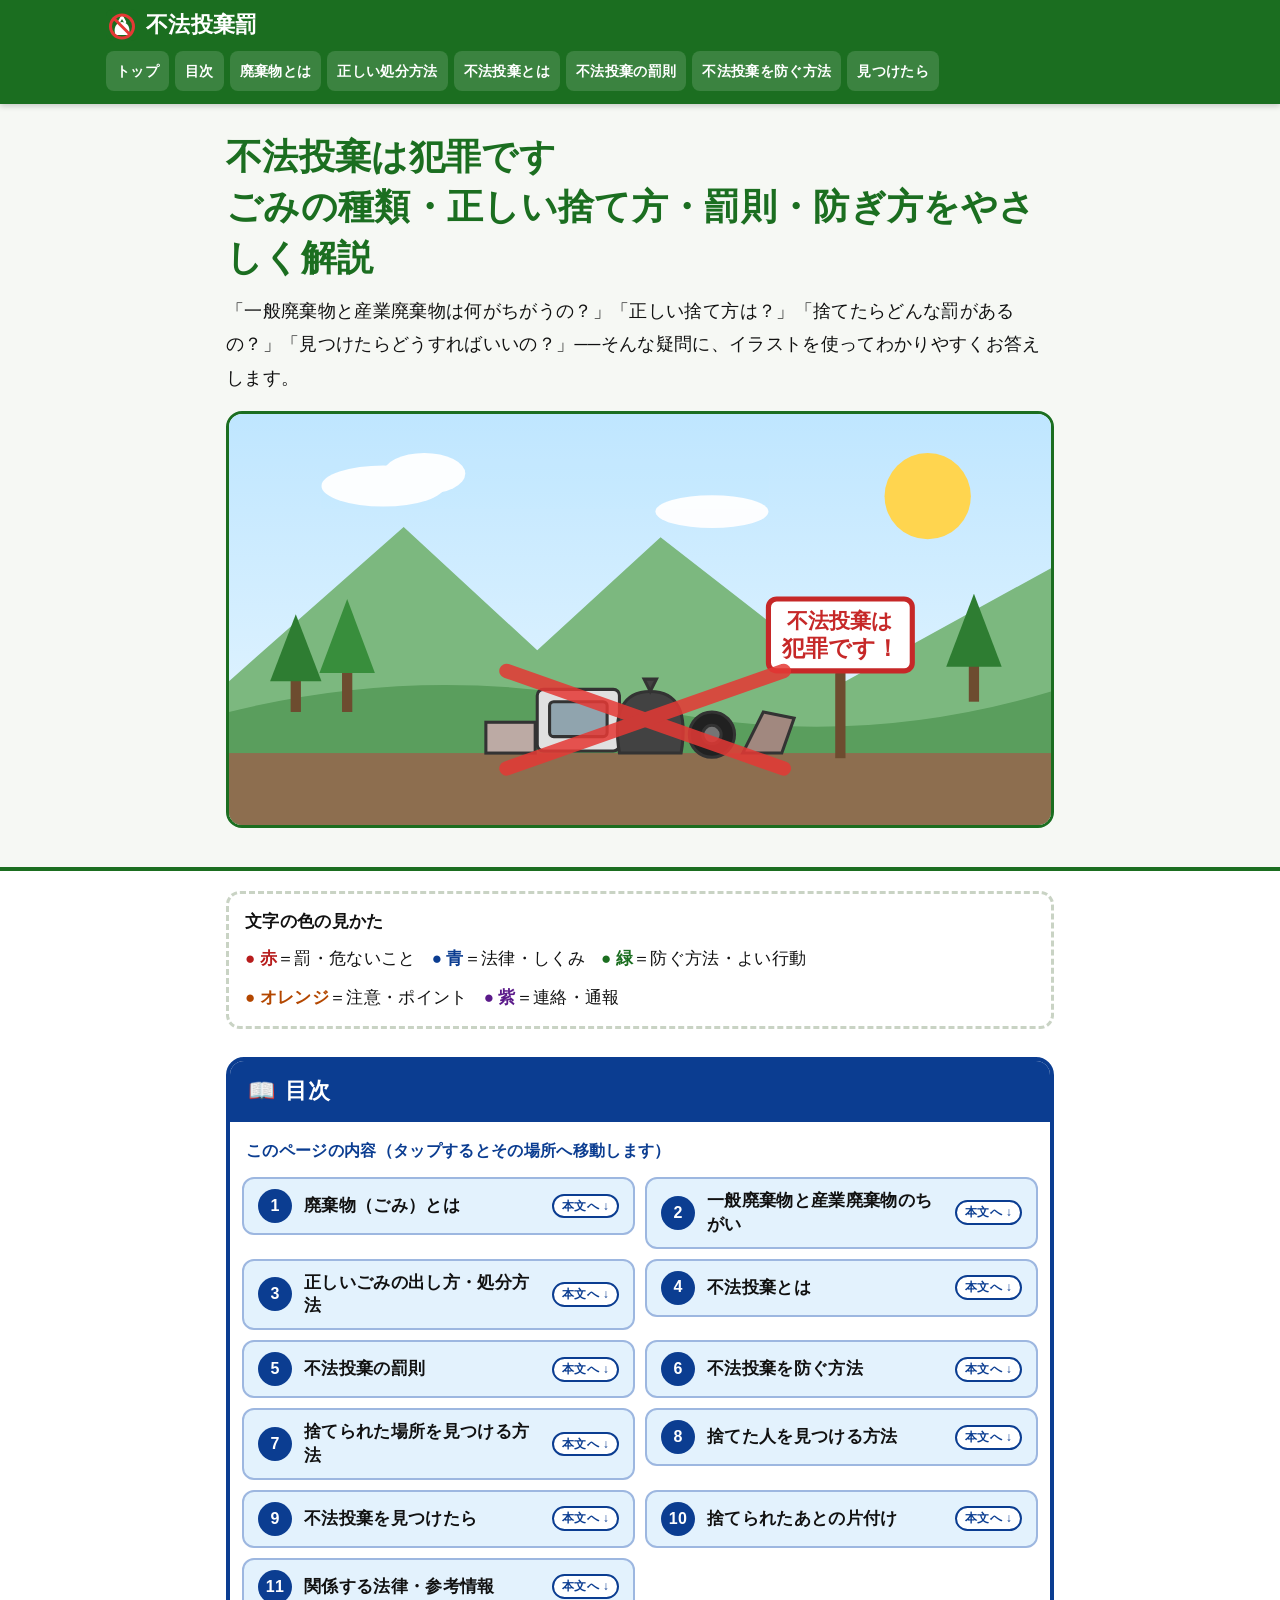
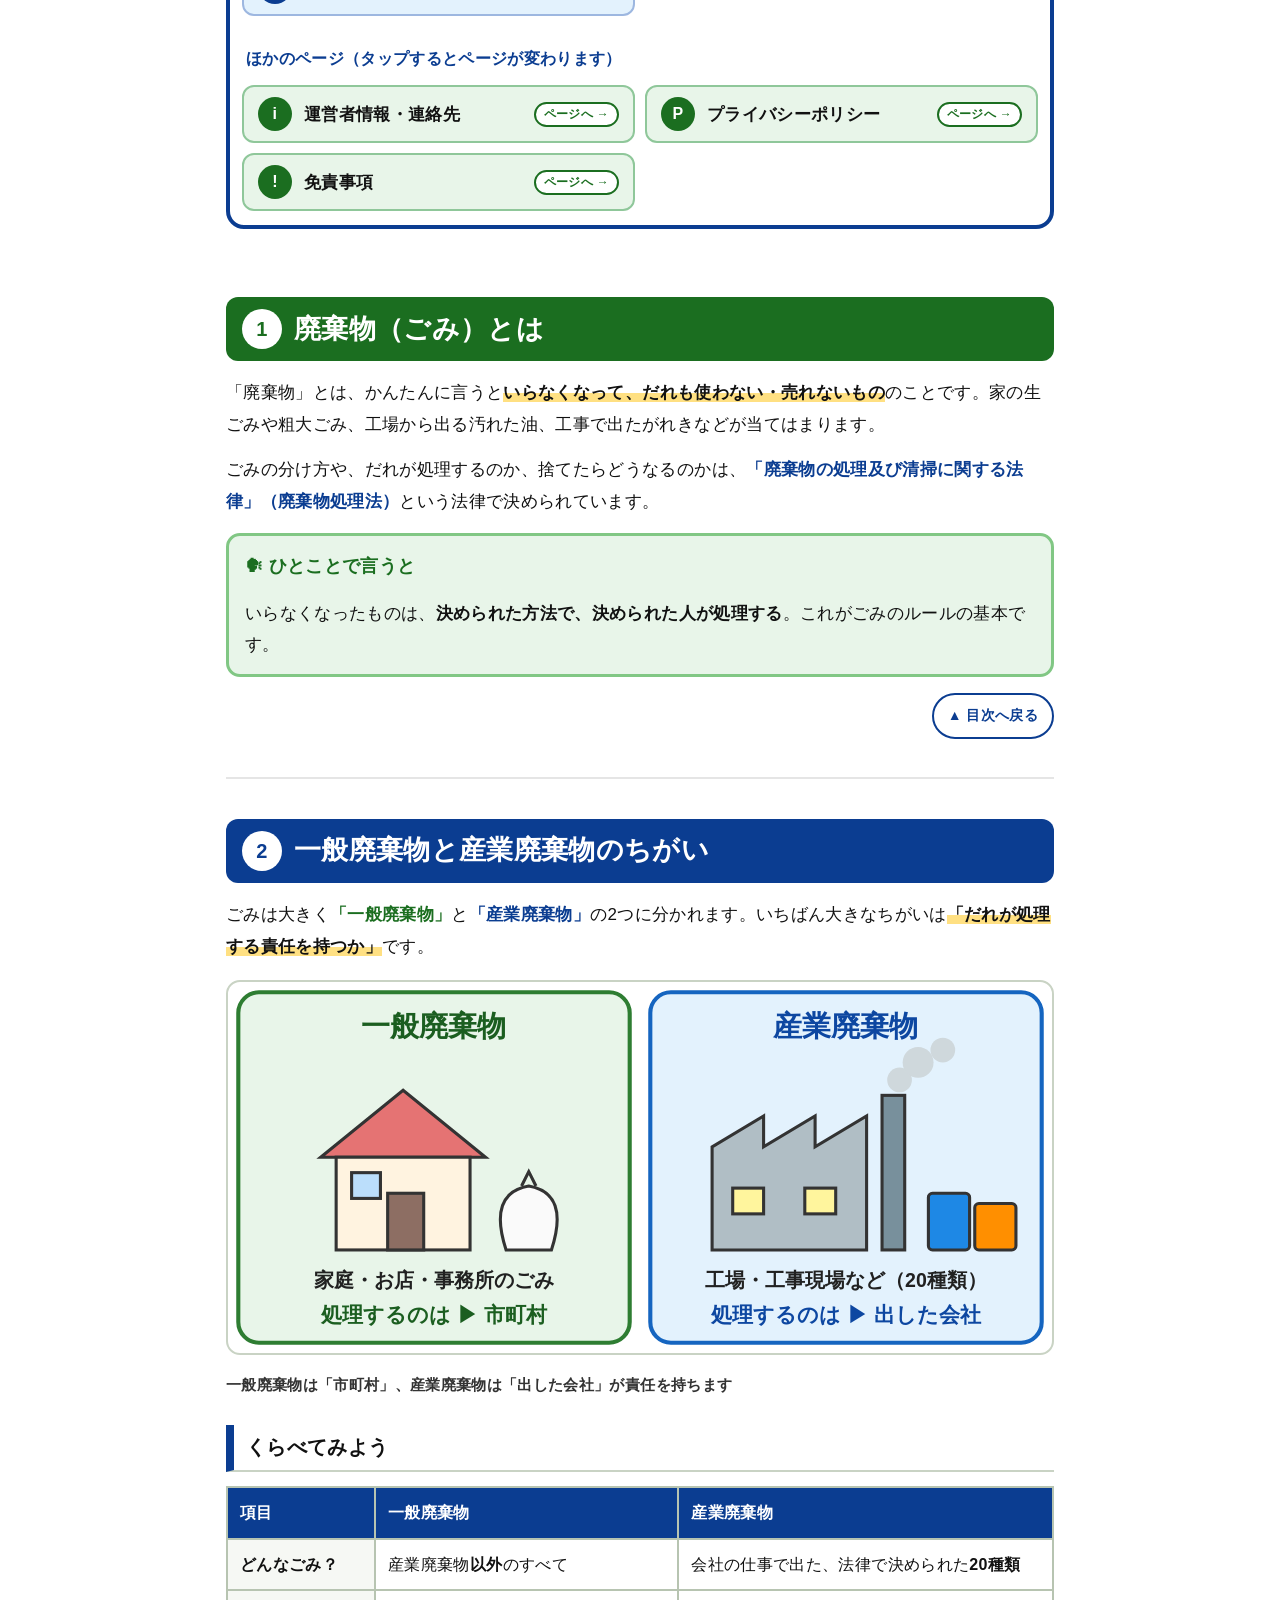
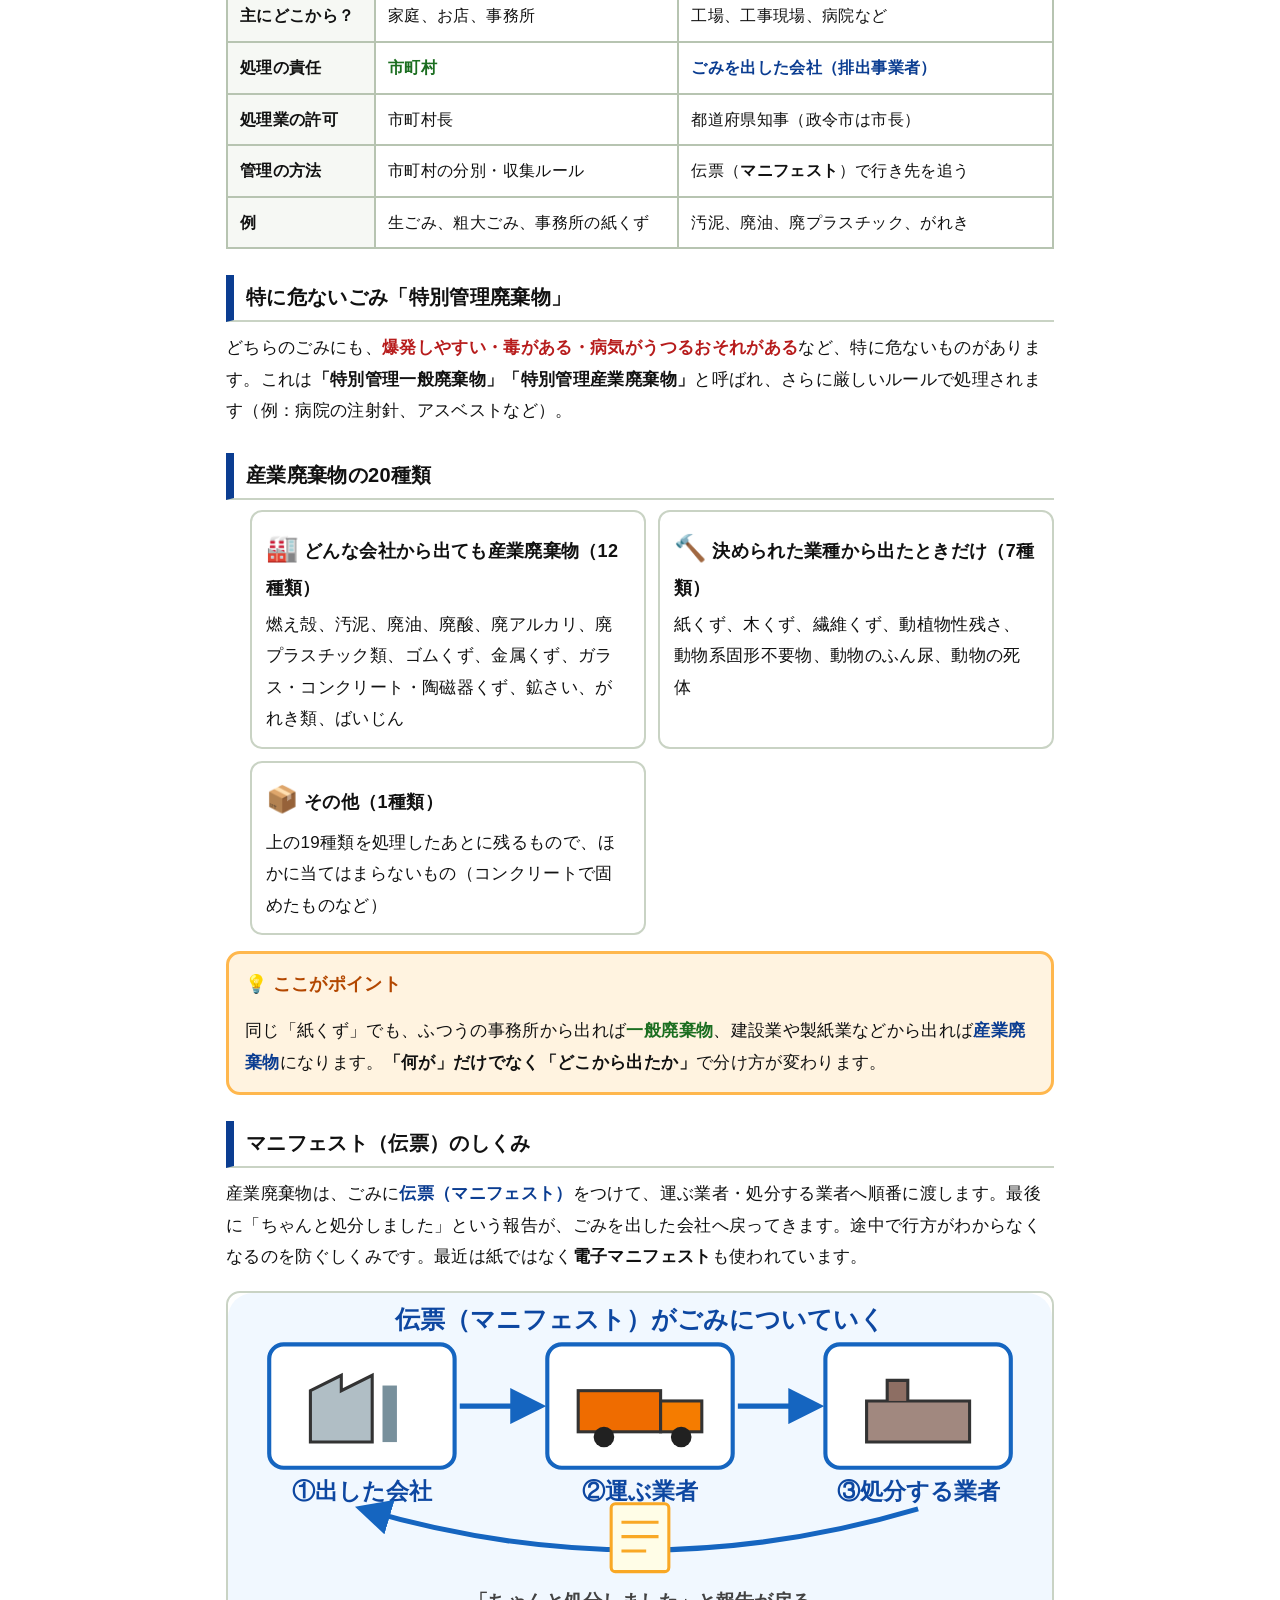
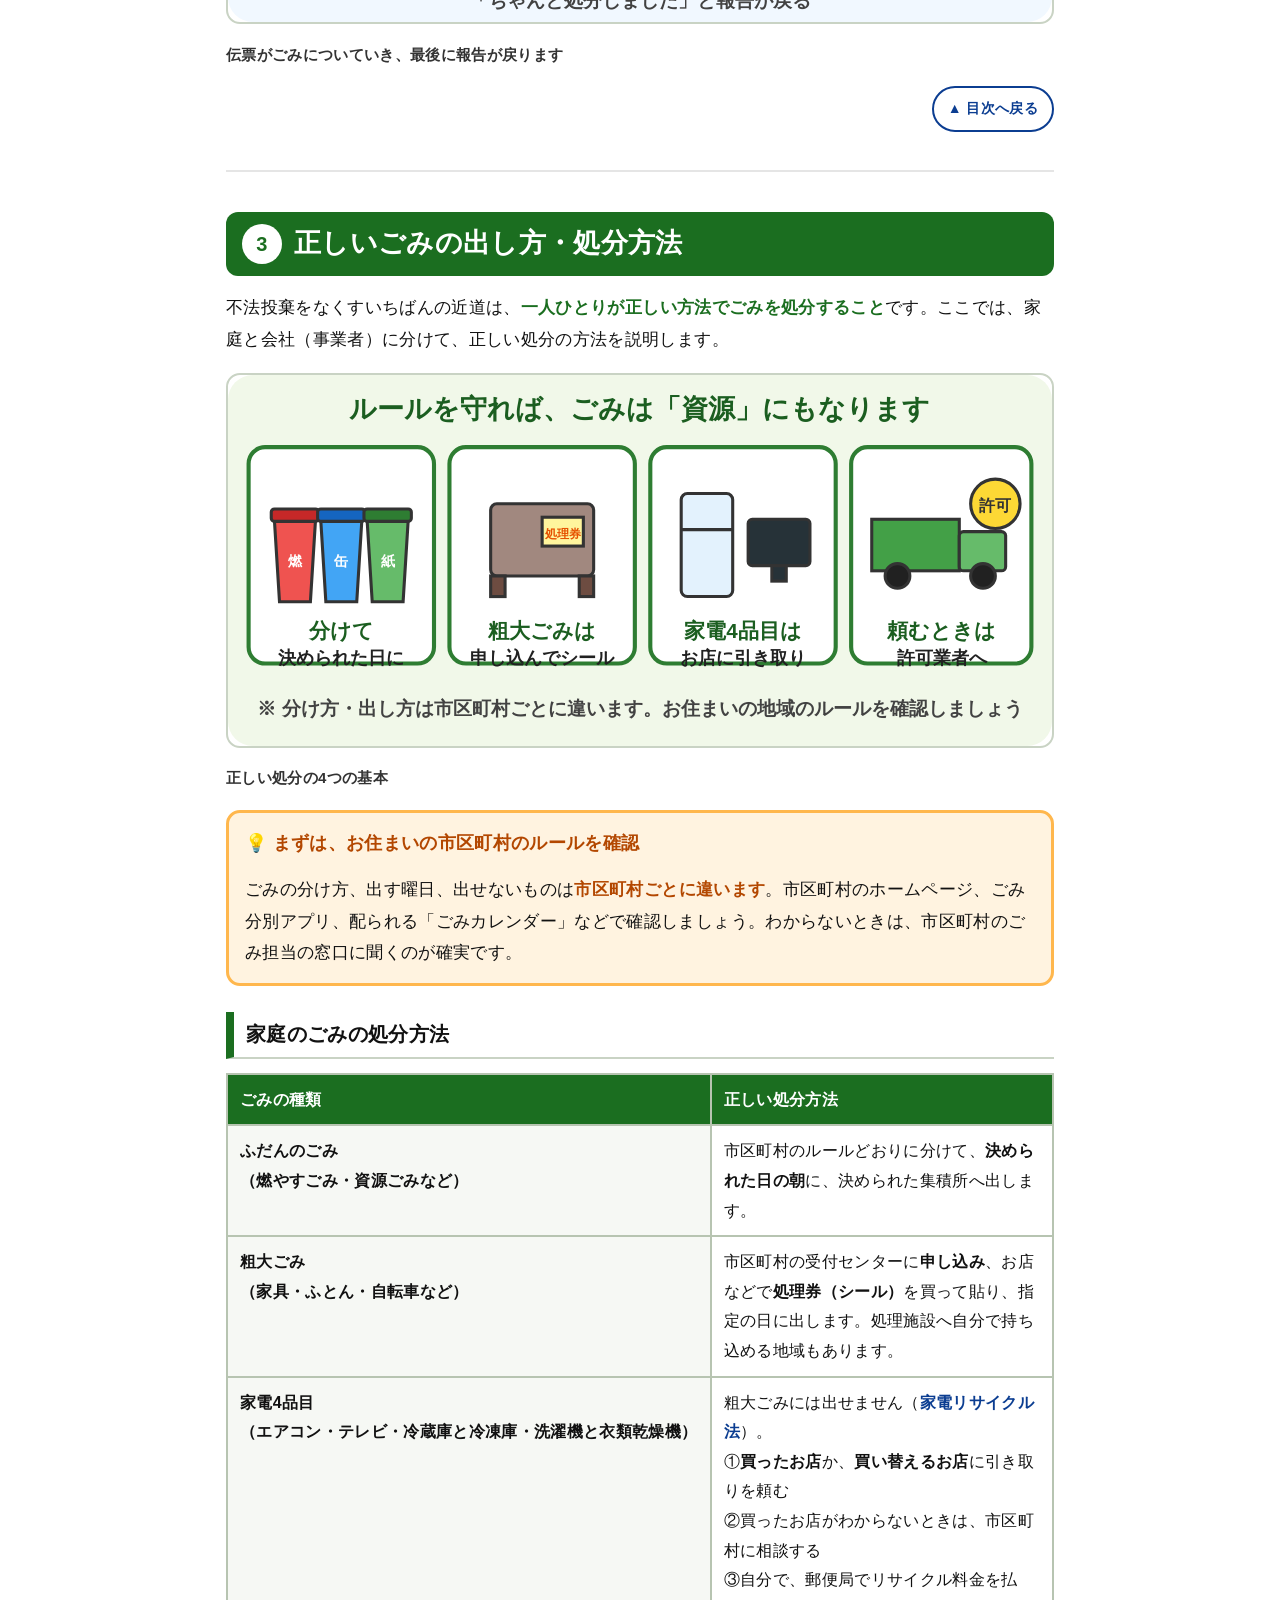
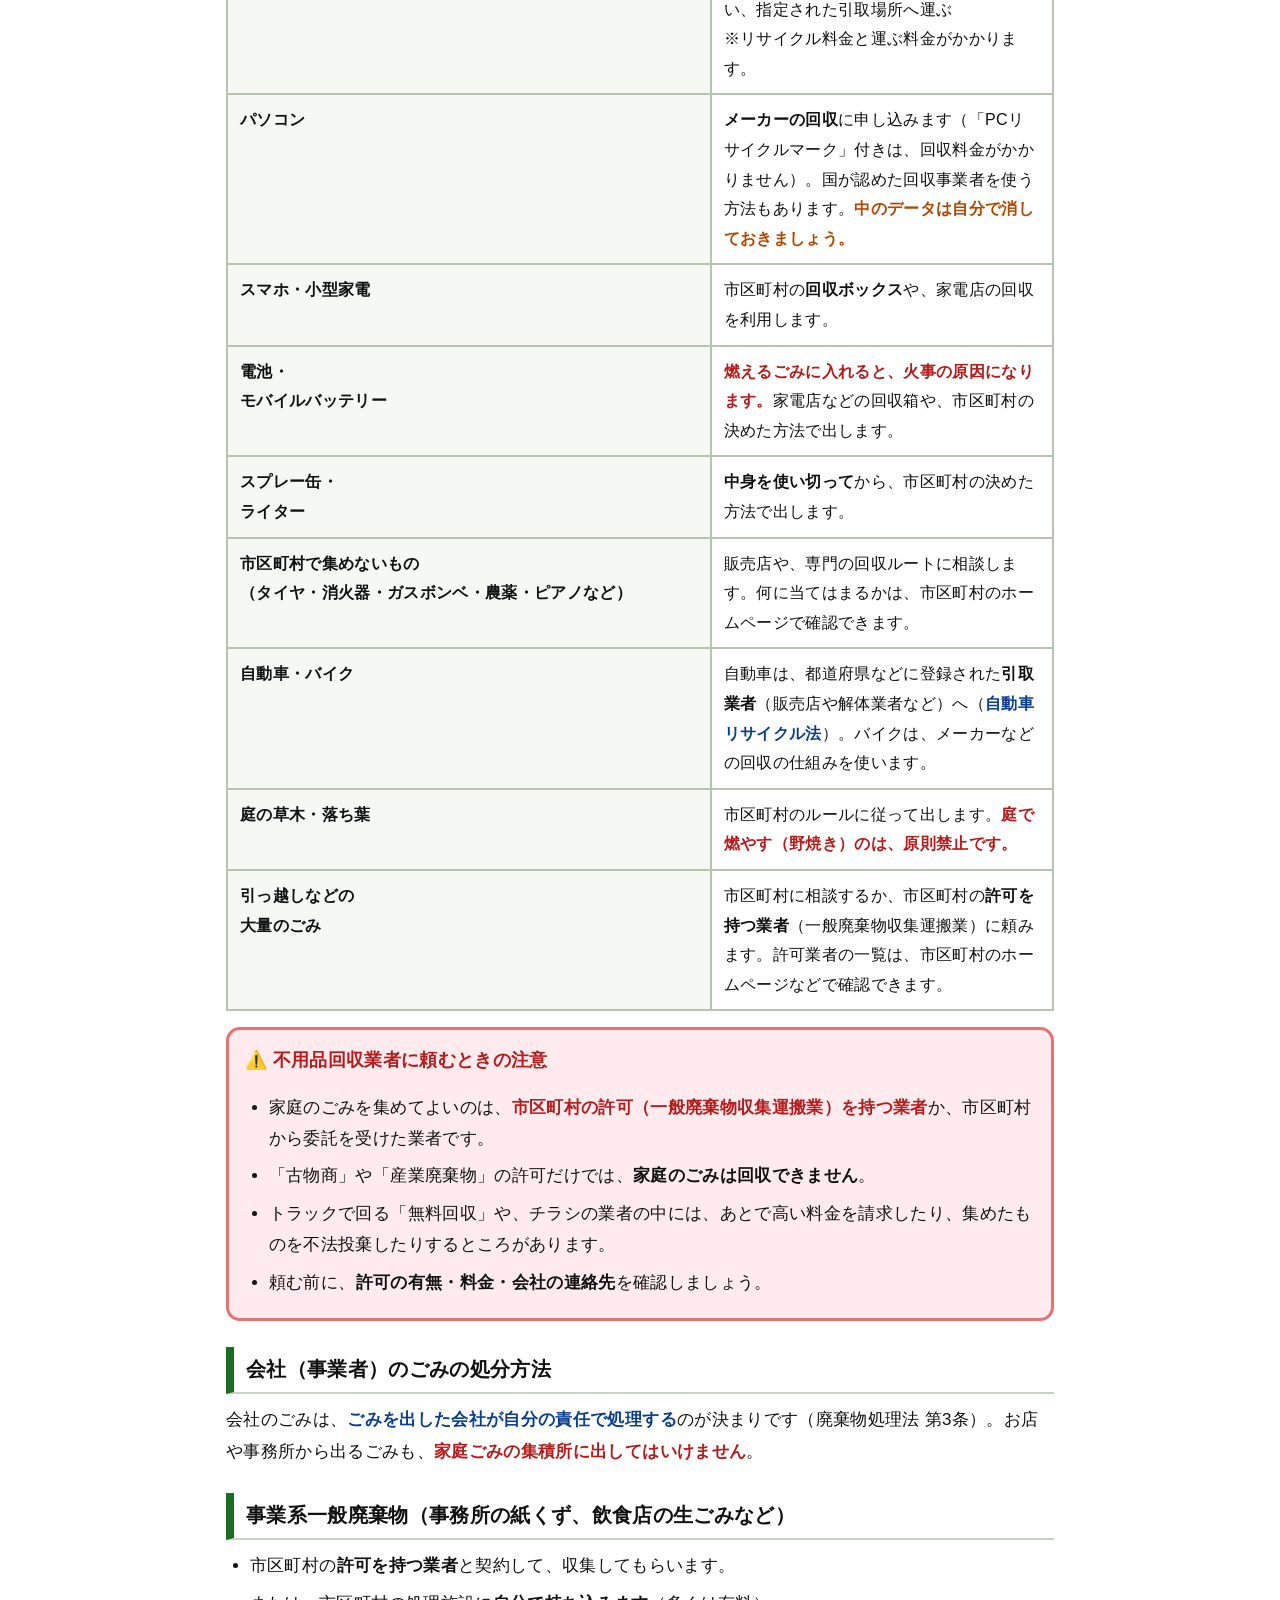
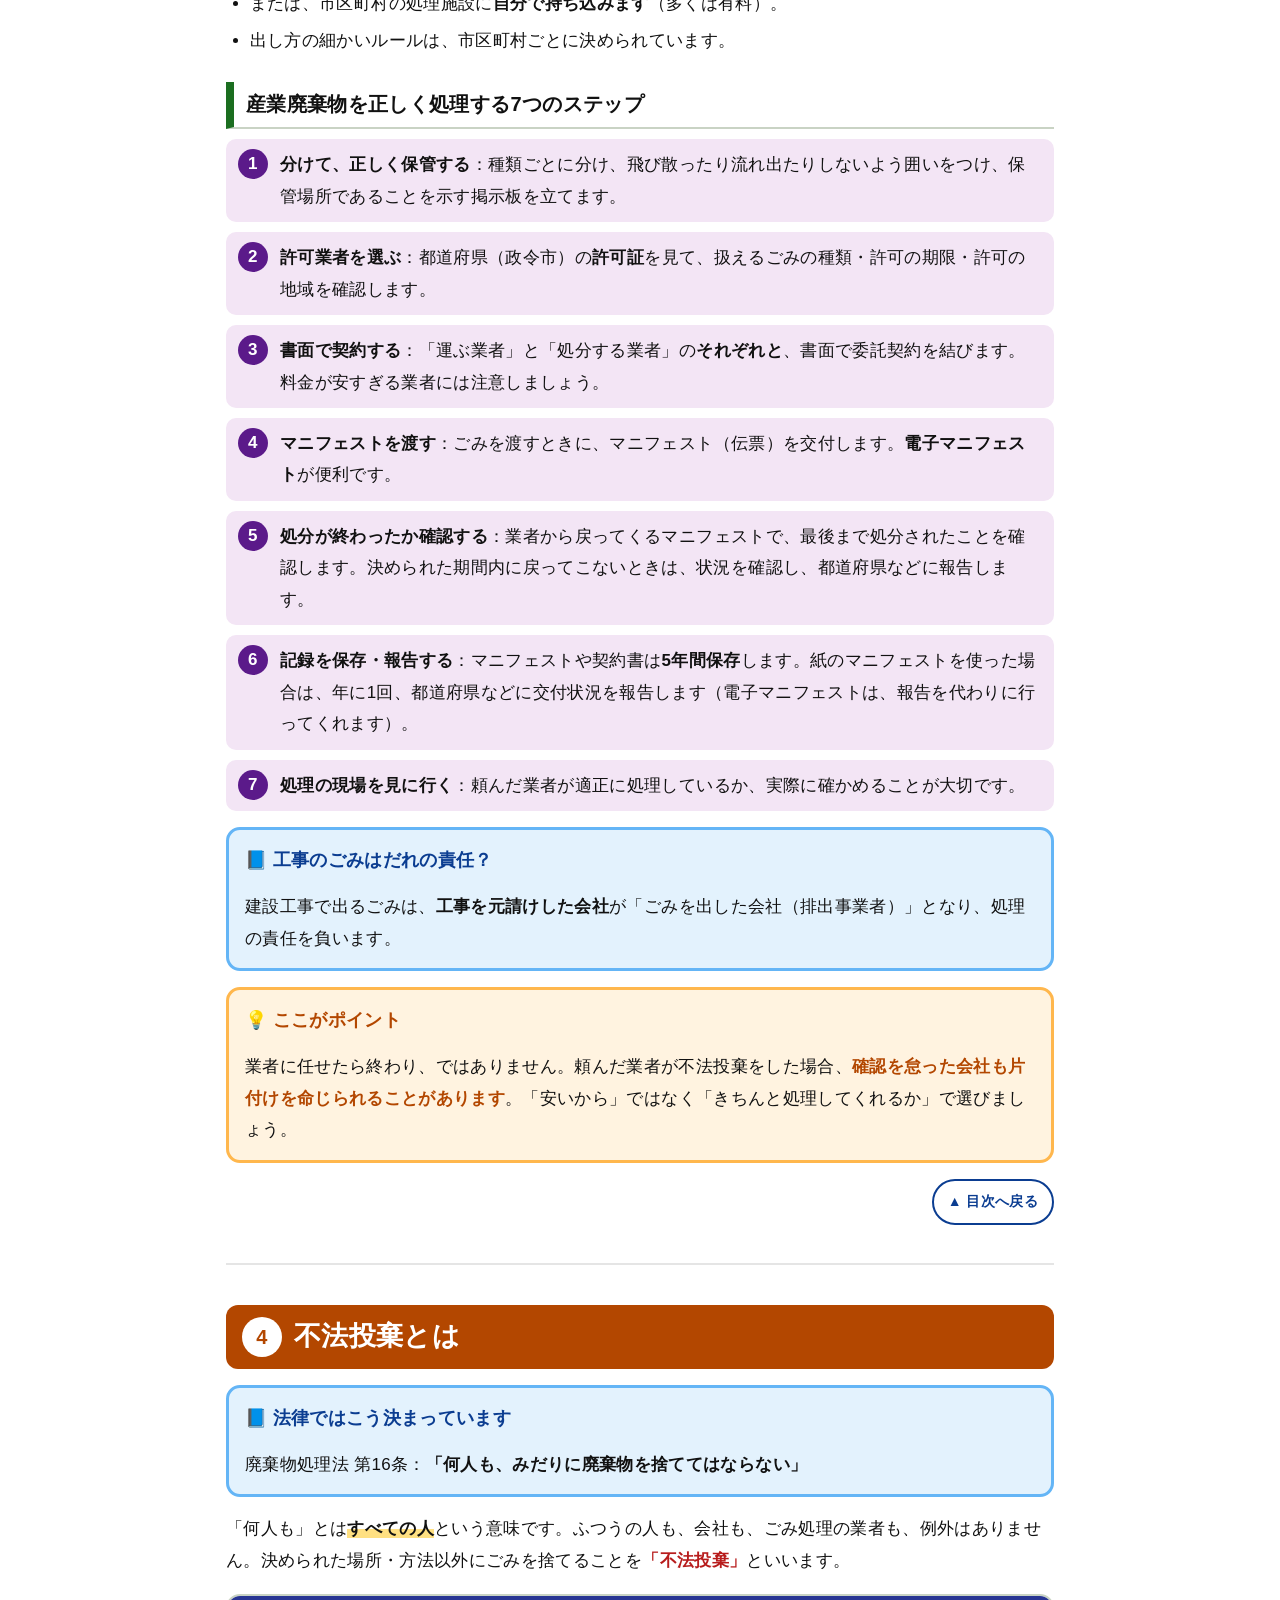
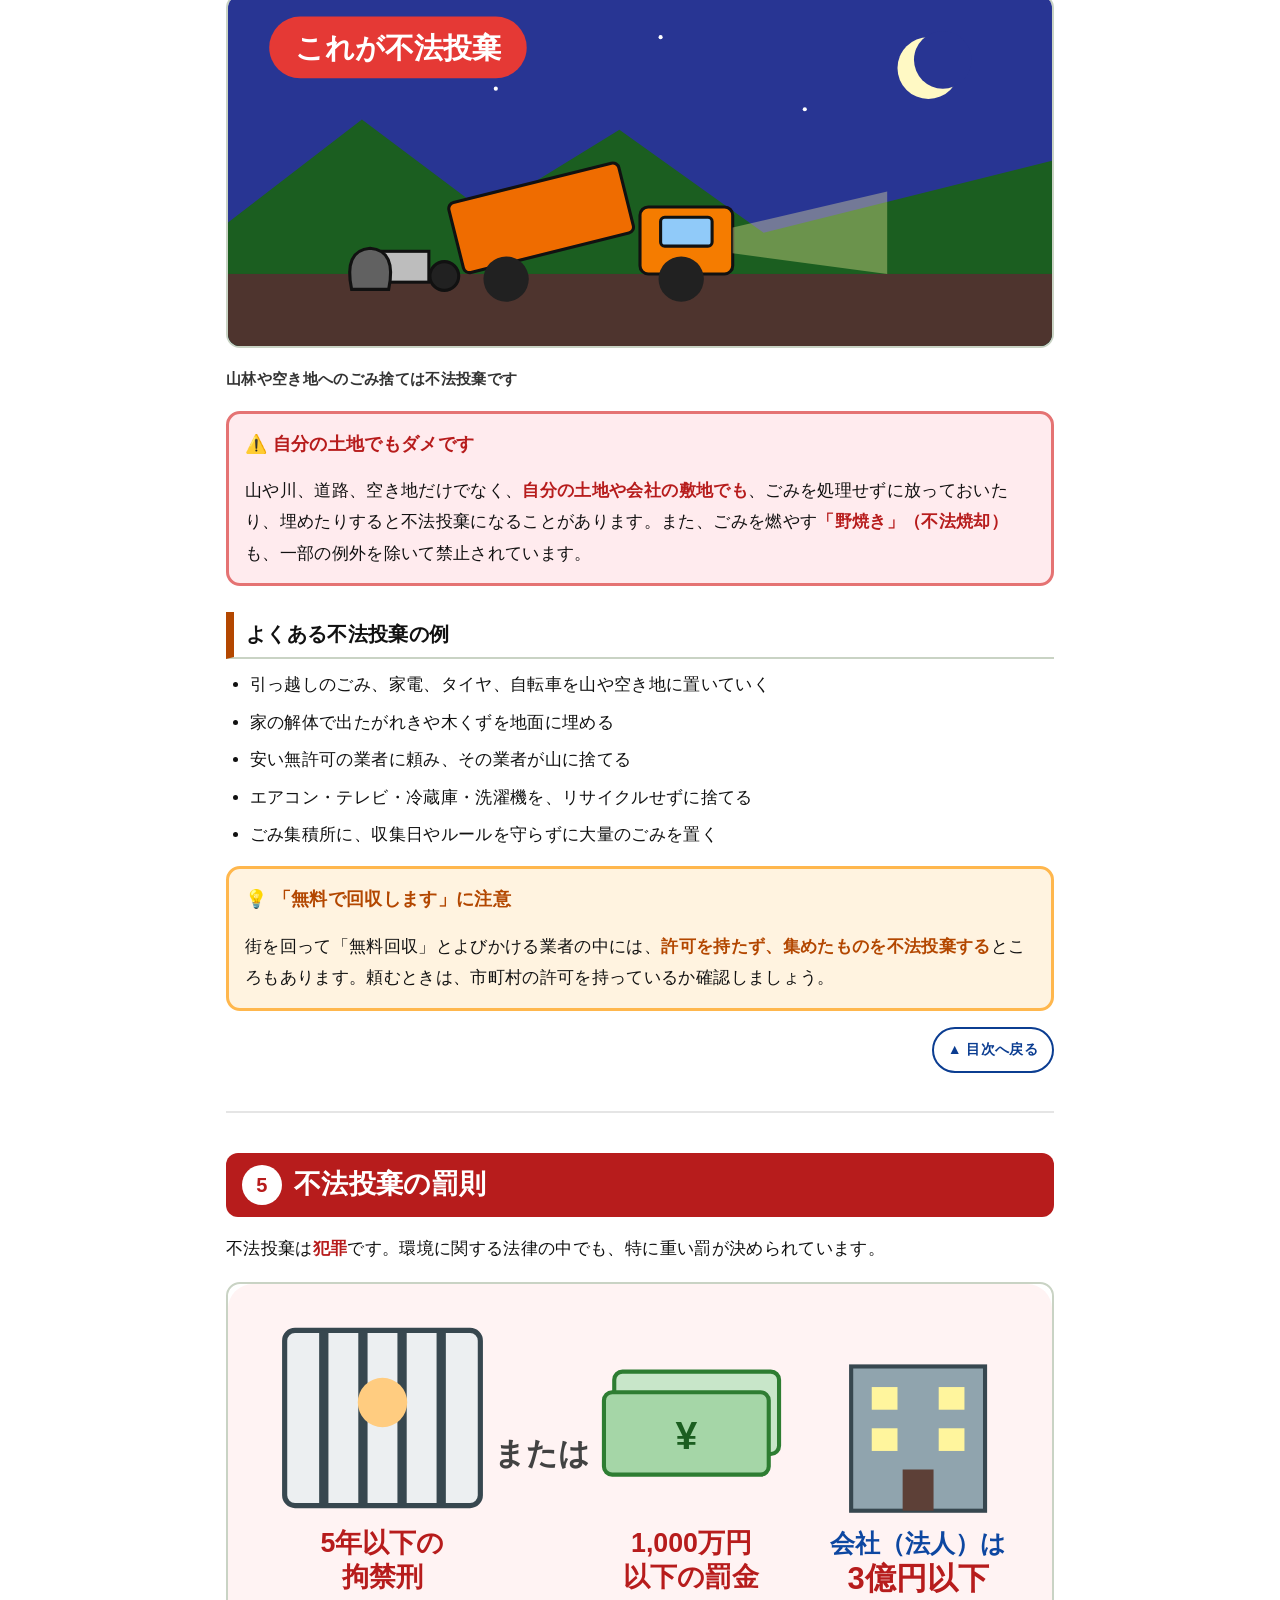
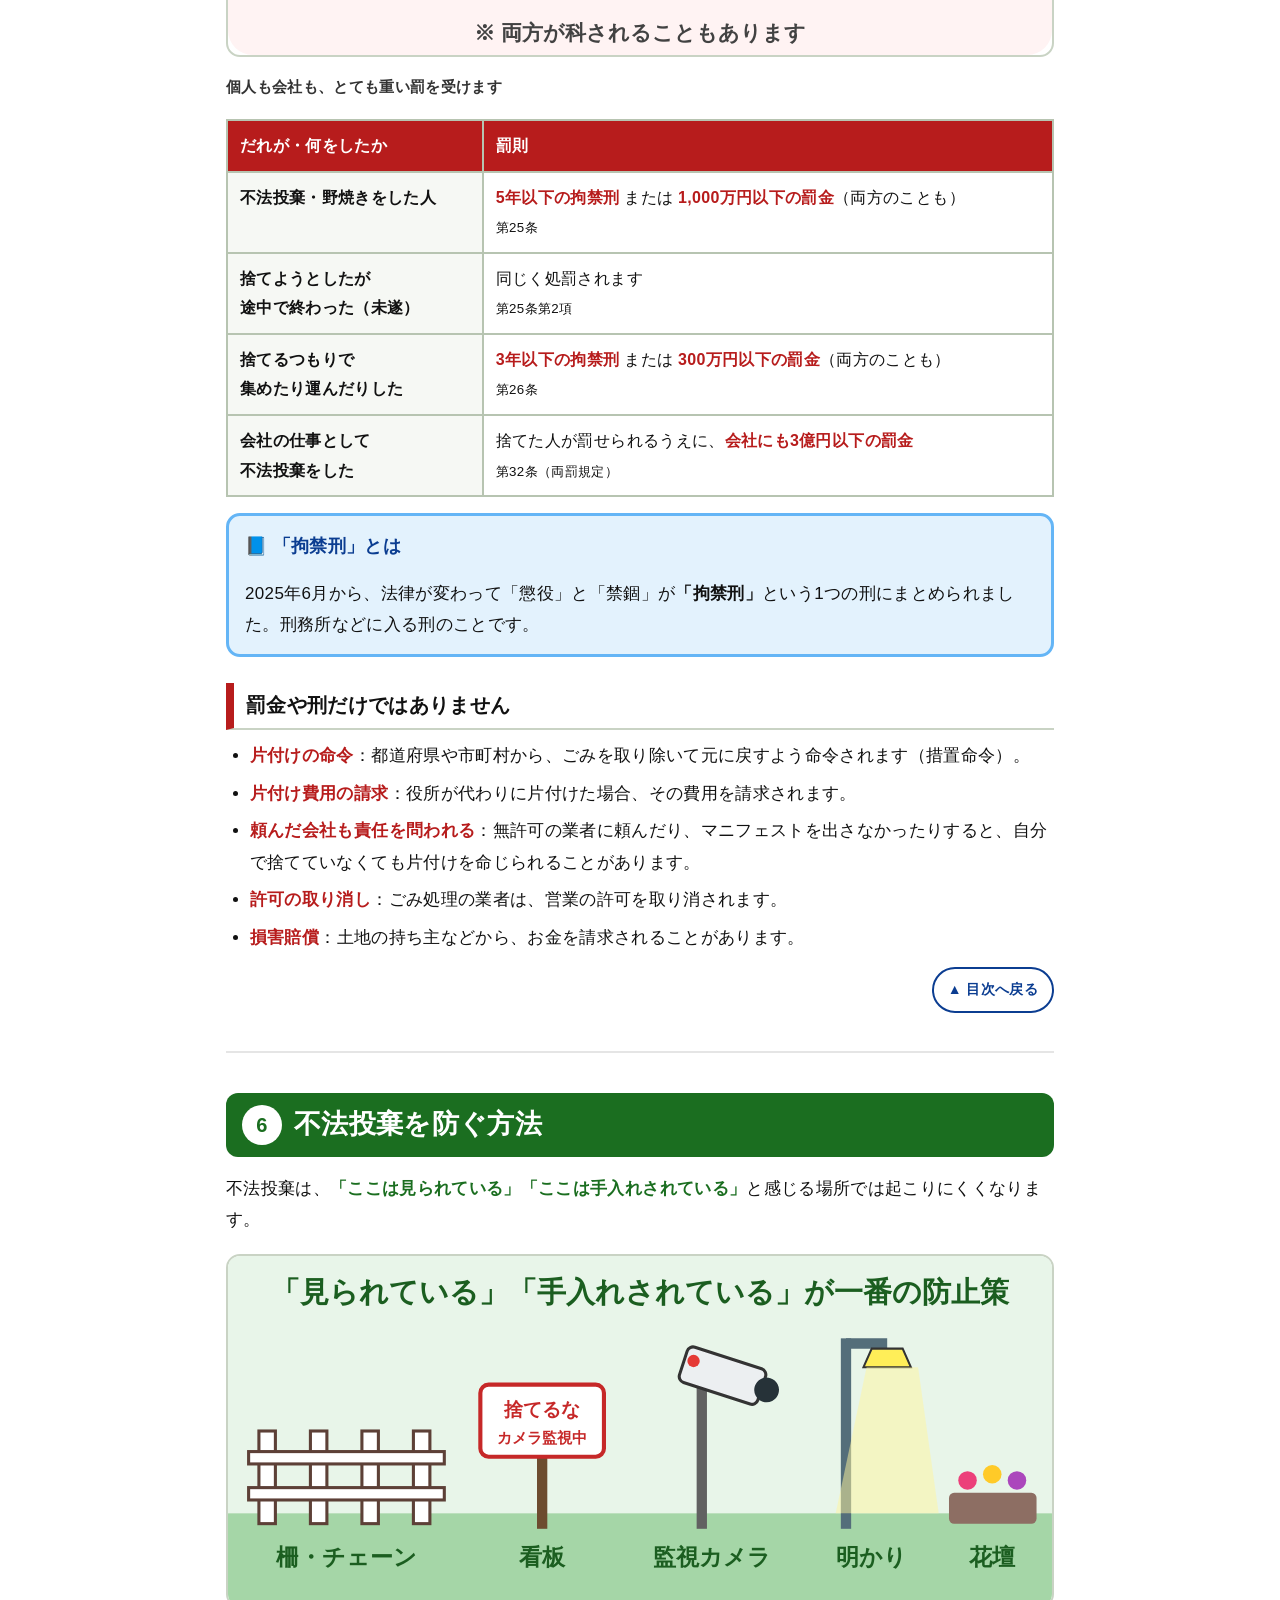
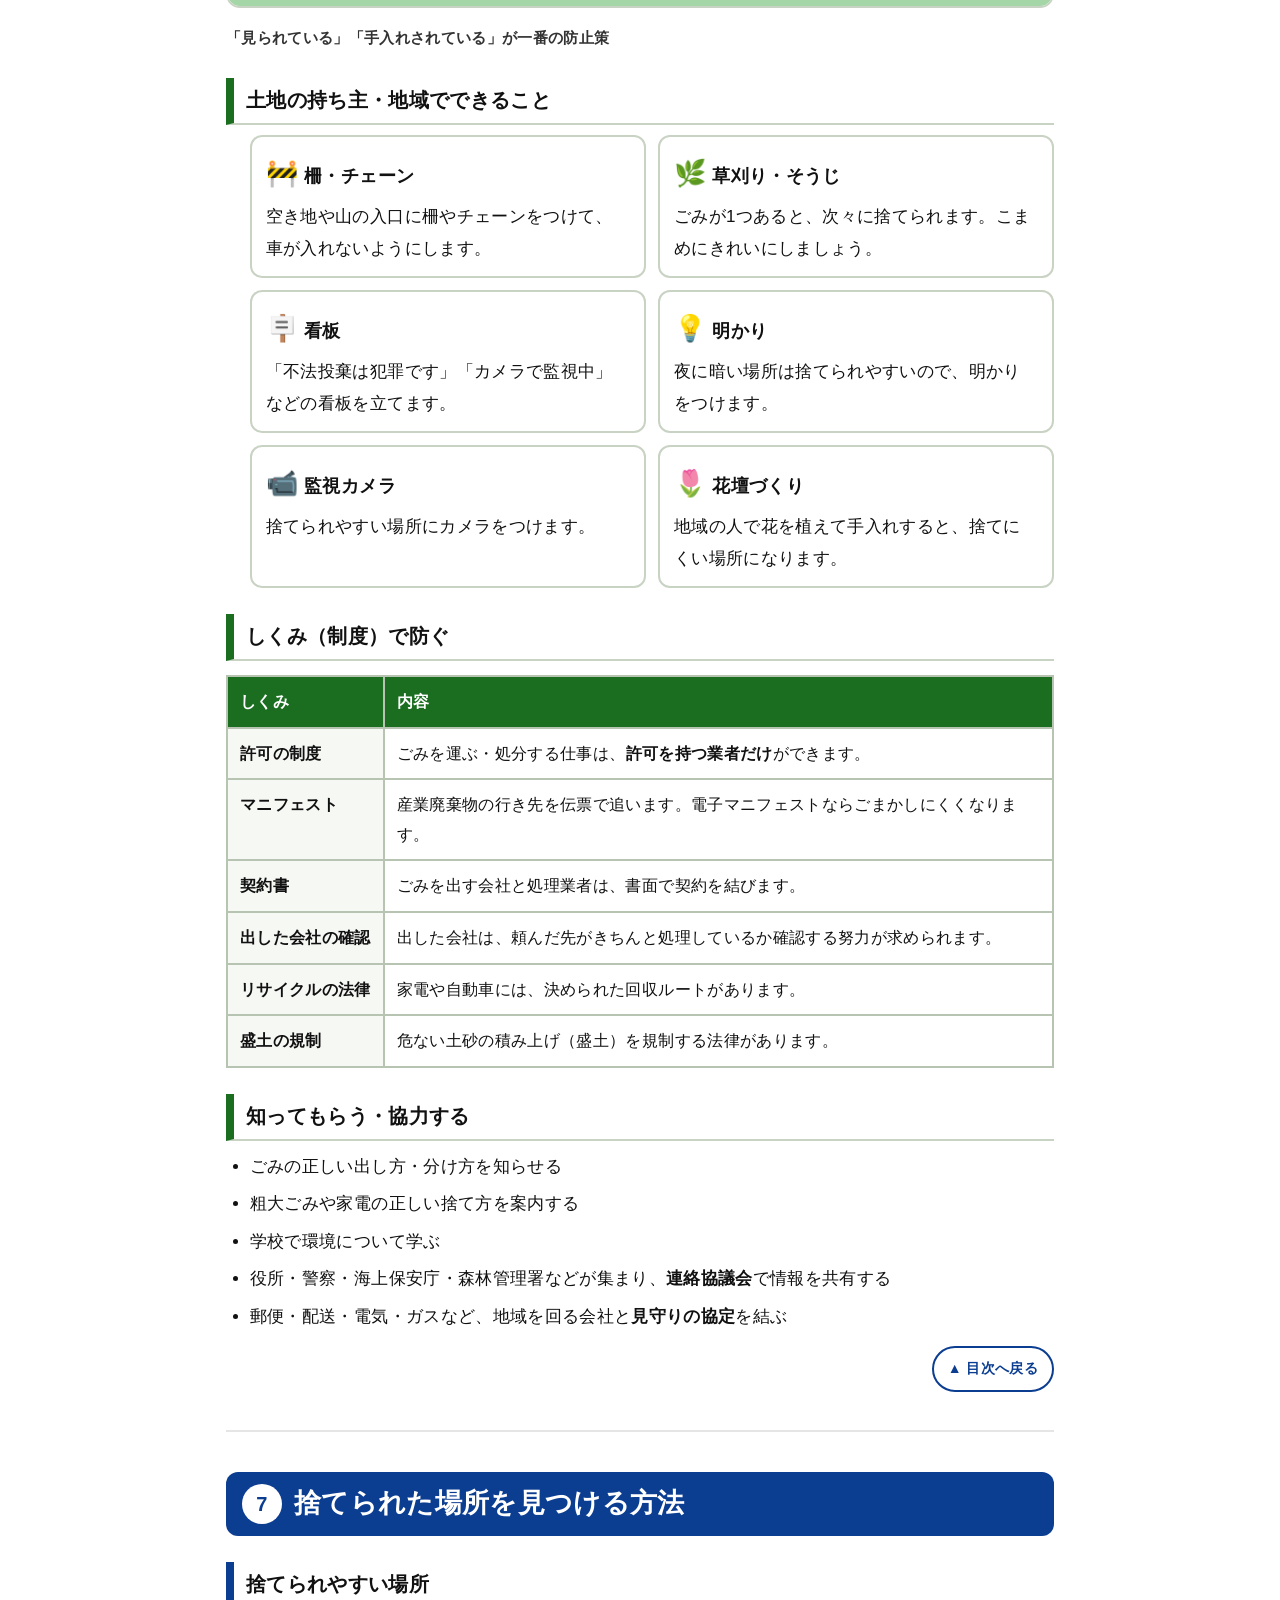
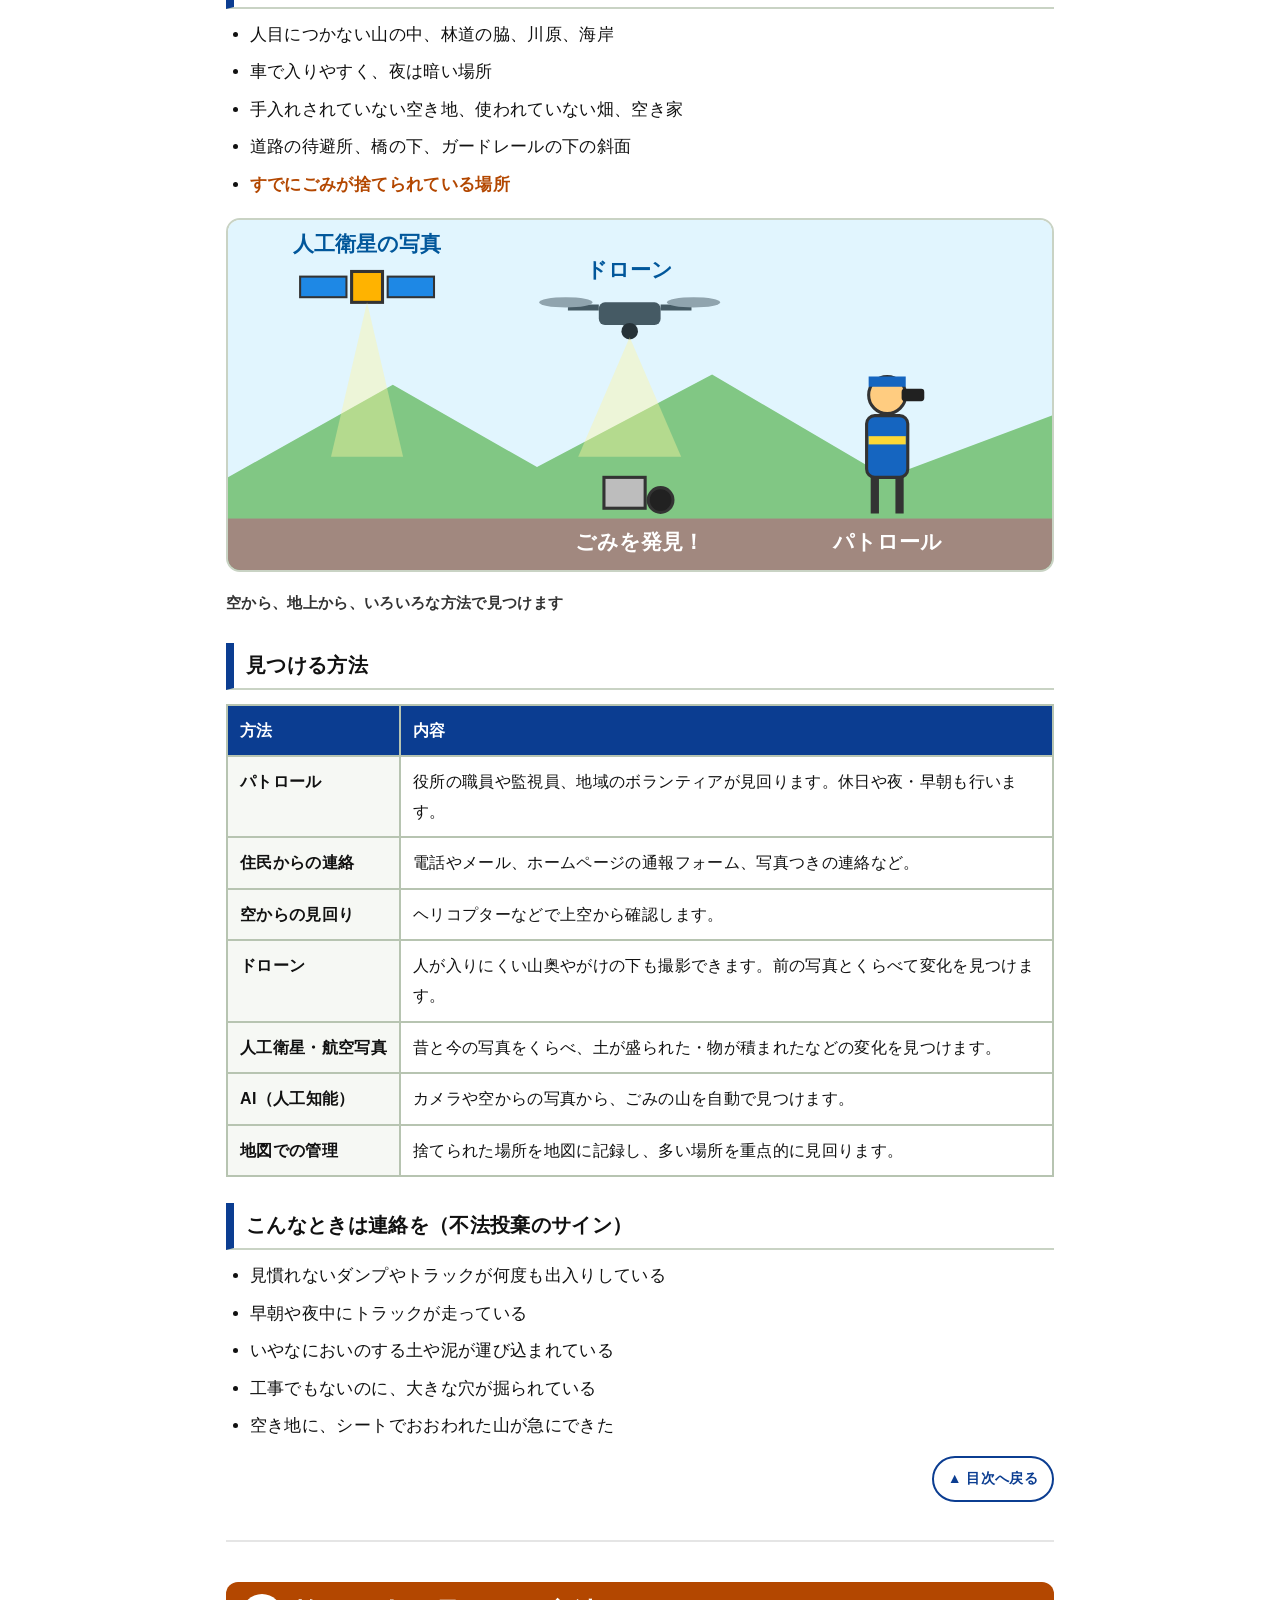
<file: index.html>
<!DOCTYPE html>
<html lang="ja">
<head>
<meta charset="UTF-8">
<meta name="viewport" content="width=device-width, initial-scale=1">
<title>不法投棄罰｜一般廃棄物と産業廃棄物の違い・正しい処分方法・不法投棄の罰則と防止策をやさしく解説</title>
<meta name="description" content="一般廃棄物と産業廃棄物の違い、正しいごみの処分方法、不法投棄の罰則（5年以下の拘禁刑・1,000万円以下の罰金、法人3億円以下）、不法投棄を防ぐ方法、捨てられた場所や捨てた人を見つける方法、見つけたときの連絡先を、イラスト付きでやさしく解説します。">
<meta name="keywords" content="不法投棄,罰則,ごみ 処分方法,粗大ごみ,家電リサイクル,産業廃棄物,一般廃棄物,違い,廃棄物処理法,不法投棄 防止,不法投棄 通報,マニフェスト,拘禁刑">
<meta name="robots" content="index, follow, max-image-preview:large">
<link rel="canonical" href="https://leben-k.github.io/haikibutu/">
<!-- Google Search Console の確認タグはここに貼ります（任意）
<meta name="google-site-verification" content="ここに確認コード">
-->
<meta name="theme-color" content="#1b6e20">
<meta property="og:type" content="website">
<meta property="og:site_name" content="不法投棄罰">
<meta property="og:title" content="不法投棄罰｜不法投棄の罰則と防止策をやさしく解説">
<meta property="og:description" content="ごみの種類の違い、不法投棄の罰則、防ぐ方法、見つけたときの行動をイラストでわかりやすく。">
<meta property="og:url" content="https://leben-k.github.io/haikibutu/">
<meta property="og:image" content="https://leben-k.github.io/haikibutu/images/ogp.png">
<meta property="og:locale" content="ja_JP">
<meta name="twitter:card" content="summary_large_image">
<link rel="icon" href="favicon.ico" sizes="48x48">
<link rel="icon" href="images/favicon.svg" type="image/svg+xml">
<link rel="icon" href="images/favicon-32.png" type="image/png" sizes="32x32">
<link rel="apple-touch-icon" href="images/apple-touch-icon.png">
<link rel="sitemap" type="application/xml" href="sitemap.xml">
<link rel="manifest" href="site.webmanifest">
<script>document.documentElement.className+=' js';</script>
<link rel="stylesheet" href="css/style.css">
<script type="application/ld+json">
{
  "@context": "https://schema.org",
  "@graph": [
    {
      "@type": "WebSite",
      "@id": "https://leben-k.github.io/haikibutu/#website",
      "name": "不法投棄罰",
      "url": "https://leben-k.github.io/haikibutu/",
      "inLanguage": "ja",
      "publisher": { "@id": "https://leben-k.github.io/haikibutu/#org" }
    },
    {
      "@type": "Organization",
      "@id": "https://leben-k.github.io/haikibutu/#org",
      "name": "地域情報室",
      "url": "https://leben-k.github.io/about.html"
    },
    {
      "@type": "Article",
      "headline": "一般廃棄物と産業廃棄物の違い・不法投棄の罰則と防止策",
      "description": "廃棄物の種類、不法投棄の罰則、防止策、発見と通報の方法をやさしく解説。",
      "inLanguage": "ja",
      "image": "https://leben-k.github.io/haikibutu/images/ogp.png",
      "datePublished": "2026-10-24",
      "dateModified": "2026-10-24",
      "author": { "@id": "https://leben-k.github.io/haikibutu/#org" },
      "publisher": { "@id": "https://leben-k.github.io/haikibutu/#org" },
      "mainEntityOfPage": "https://leben-k.github.io/haikibutu/"
    }
  ]
}
</script>
</head>
<body id="top">

<header class="site-header">
  <div class="wrap">
    <p class="site-title"><a href="./"><img src="images/favicon.svg" alt="" width="32" height="32">不法投棄罰</a></p>
    <nav class="site-nav" aria-label="ページ内メニュー">
      <button class="nav-toggle" type="button" aria-expanded="false" aria-controls="site-menu">主な区分<span class="nav-arrow" aria-hidden="true">▼</span></button>
      <ul id="site-menu">
        <li><a href="#top">トップ</a></li>
        <li><a href="#toc">目次</a></li>
        <li><a href="#s1">廃棄物とは</a></li>
        <li><a href="#proper">正しい処分方法</a></li>
        <li><a href="#s3">不法投棄とは</a></li>
        <li><a href="#s4">不法投棄の罰則</a></li>
        <li><a href="#s5">不法投棄を防ぐ方法</a></li>
        <li><a href="#s8">見つけたら</a></li>
      </ul>
    </nav>
  </div>
</header>

<section class="hero">
  <div class="wrap">
    <h1>不法投棄は犯罪です<br>ごみの種類・正しい捨て方・罰則・防ぎ方をやさしく解説</h1>
    <p class="lead">「一般廃棄物と産業廃棄物は何がちがうの？」「正しい捨て方は？」「捨てたらどんな罰があるの？」「見つけたらどうすればいいの？」──そんな疑問に、イラストを使ってわかりやすくお答えします。</p>
    <figure>
      <img src="images/hero.svg" alt="山のふもとに捨てられたごみと「不法投棄は犯罪です」の看板" width="800" height="400">
    </figure>
  </div>
</section>

<main id="main">
<div class="wrap">

  <div class="legend">
    <p>文字の色の見かた</p>
    <ul>
      <li class="l-red"><span class="c-red">赤</span>＝罰・危ないこと</li>
      <li class="l-blue"><span class="c-blue">青</span>＝法律・しくみ</li>
      <li class="l-green"><span class="c-green">緑</span>＝防ぐ方法・よい行動</li>
      <li class="l-orange"><span class="c-orange">オレンジ</span>＝注意・ポイント</li>
      <li class="l-purple"><span class="c-purple">紫</span>＝連絡・通報</li>
    </ul>
  </div>

  <!-- ===== 目次 ===== -->
  <nav class="toc" id="toc" aria-labelledby="toc-title">
    <h2 class="toc-title" id="toc-title">目次</h2>
    <p class="toc-sub">このページの内容（タップするとその場所へ移動します）</p>
    <ol>
      <li><a href="#s1"><span class="num">1</span><span class="txt">廃棄物（ごみ）とは</span><span class="tag">本文へ ↓</span></a></li>
      <li><a href="#s2"><span class="num">2</span><span class="txt">一般廃棄物と産業廃棄物のちがい</span><span class="tag">本文へ ↓</span></a></li>
      <li><a href="#proper"><span class="num">3</span><span class="txt">正しいごみの出し方・処分方法</span><span class="tag">本文へ ↓</span></a></li>
      <li><a href="#s3"><span class="num">4</span><span class="txt">不法投棄とは</span><span class="tag">本文へ ↓</span></a></li>
      <li><a href="#s4"><span class="num">5</span><span class="txt">不法投棄の罰則</span><span class="tag">本文へ ↓</span></a></li>
      <li><a href="#s5"><span class="num">6</span><span class="txt">不法投棄を防ぐ方法</span><span class="tag">本文へ ↓</span></a></li>
      <li><a href="#s6"><span class="num">7</span><span class="txt">捨てられた場所を見つける方法</span><span class="tag">本文へ ↓</span></a></li>
      <li><a href="#s7"><span class="num">8</span><span class="txt">捨てた人を見つける方法</span><span class="tag">本文へ ↓</span></a></li>
      <li><a href="#s8"><span class="num">9</span><span class="txt">不法投棄を見つけたら</span><span class="tag">本文へ ↓</span></a></li>
      <li><a href="#s9"><span class="num">10</span><span class="txt">捨てられたあとの片付け</span><span class="tag">本文へ ↓</span></a></li>
      <li><a href="#s10"><span class="num">11</span><span class="txt">関係する法律・参考情報</span><span class="tag">本文へ ↓</span></a></li>
    </ol>
    <p class="toc-sub">ほかのページ（タップするとページが変わります）</p>
    <ul class="toc-pages">
      <li><a href="about.html"><span class="num">i</span><span class="txt">運営者情報・連絡先</span><span class="tag">ページへ →</span></a></li>
      <li><a href="privacy.html"><span class="num">P</span><span class="txt">プライバシーポリシー</span><span class="tag">ページへ →</span></a></li>
      <li><a href="privacy.html#disclaimer"><span class="num">!</span><span class="txt">免責事項</span><span class="tag">ページへ →</span></a></li>
    </ul>
  </nav>

  <aside class="ad-box" aria-label="広告">
    <p class="ad-label">広告</p>
    <div class="ad-slot" data-ad-id="index-1"><!-- ▼ 楽天アフィリエイトのコード（画像型・script型どちらも可）を、この行と下の行の「間」に貼り付けてください ▼ --><!-- ▲ ここまで ▲ --></div>
    <p class="ad-note">広告のリンク先の商品・サービスに関するお問い合わせや取引は、各販売事業者との間で行ってください。当サイトは取引の当事者ではなく、責任を負いません。</p>
  </aside>

  <!-- ===== 1 ===== -->
  <section class="section" id="s1" aria-labelledby="h-s1">
    <h2 id="h-s1"><span class="h-num">1</span>廃棄物（ごみ）とは</h2>
    <p>「廃棄物」とは、かんたんに言うと<strong class="mark">いらなくなって、だれも使わない・売れないもの</strong>のことです。家の生ごみや粗大ごみ、工場から出る汚れた油、工事で出たがれきなどが当てはまります。</p>
    <p>ごみの分け方や、だれが処理するのか、捨てたらどうなるのかは、<strong class="c-blue">「廃棄物の処理及び清掃に関する法律」（廃棄物処理法）</strong>という法律で決められています。</p>
    <div class="box easy">
      <p class="box-title">ひとことで言うと</p>
      <p>いらなくなったものは、<strong>決められた方法で、決められた人が処理する</strong>。これがごみのルールの基本です。</p>
    </div>
    <p class="back-toc"><a href="#toc">▲ 目次へ戻る</a></p>
  </section>

  <!-- ===== 2 ===== -->
  <section class="section t-blue" id="s2" aria-labelledby="h-s2">
    <h2 id="h-s2"><span class="h-num">2</span>一般廃棄物と産業廃棄物のちがい</h2>
    <p>ごみは大きく<strong class="c-green">「一般廃棄物」</strong>と<strong class="c-blue">「産業廃棄物」</strong>の2つに分かれます。いちばん大きなちがいは<strong class="mark">「だれが処理する責任を持つか」</strong>です。</p>
    <figure class="illust">
      <img src="images/waste-types.svg" alt="家庭から出る一般廃棄物は市町村が処理し、工場や工事現場から出る産業廃棄物は出した会社が処理する" width="800" height="360" loading="lazy">
      <figcaption>一般廃棄物は「市町村」、産業廃棄物は「出した会社」が責任を持ちます</figcaption>
    </figure>

    <h3>くらべてみよう</h3>
    <div class="table-wrap t-blue">
      <table>
        <thead><tr><th scope="col">項目</th><th scope="col">一般廃棄物</th><th scope="col">産業廃棄物</th></tr></thead>
        <tbody>
          <tr><th scope="row">どんなごみ？</th><td>産業廃棄物<strong>以外</strong>のすべて</td><td>会社の仕事で出た、法律で決められた<strong>20種類</strong></td></tr>
          <tr><th scope="row">主にどこから？</th><td>家庭、お店、事務所</td><td>工場、工事現場、病院など</td></tr>
          <tr><th scope="row">処理の責任</th><td><strong class="c-green">市町村</strong></td><td><strong class="c-blue">ごみを出した会社（排出事業者）</strong></td></tr>
          <tr><th scope="row">処理業の許可</th><td>市町村長</td><td>都道府県知事（政令市は市長）</td></tr>
          <tr><th scope="row">管理の方法</th><td>市町村の分別・収集ルール</td><td>伝票（<strong>マニフェスト</strong>）で行き先を追う</td></tr>
          <tr><th scope="row">例</th><td>生ごみ、粗大ごみ、事務所の紙くず</td><td>汚泥、廃油、廃プラスチック、がれき</td></tr>
        </tbody>
      </table>
    </div>

    <h3>特に危ないごみ「特別管理廃棄物」</h3>
    <p>どちらのごみにも、<strong class="c-red">爆発しやすい・毒がある・病気がうつるおそれがある</strong>など、特に危ないものがあります。これは<strong>「特別管理一般廃棄物」「特別管理産業廃棄物」</strong>と呼ばれ、さらに厳しいルールで処理されます（例：病院の注射針、アスベストなど）。</p>

    <h3>産業廃棄物の20種類</h3>
    <ul class="cards">
      <li><span class="card-t"><span class="emoji">🏭</span>どんな会社から出ても産業廃棄物（12種類）</span>燃え殻、汚泥、廃油、廃酸、廃アルカリ、廃プラスチック類、ゴムくず、金属くず、ガラス・コンクリート・陶磁器くず、鉱さい、がれき類、ばいじん</li>
      <li><span class="card-t"><span class="emoji">🔨</span>決められた業種から出たときだけ（7種類）</span>紙くず、木くず、繊維くず、動植物性残さ、動物系固形不要物、動物のふん尿、動物の死体</li>
      <li><span class="card-t"><span class="emoji">📦</span>その他（1種類）</span>上の19種類を処理したあとに残るもので、ほかに当てはまらないもの（コンクリートで固めたものなど）</li>
    </ul>
    <div class="box point">
      <p class="box-title">ここがポイント</p>
      <p>同じ「紙くず」でも、ふつうの事務所から出れば<strong class="c-green">一般廃棄物</strong>、建設業や製紙業などから出れば<strong class="c-blue">産業廃棄物</strong>になります。<strong>「何が」だけでなく「どこから出たか」</strong>で分け方が変わります。</p>
    </div>

    <h3>マニフェスト（伝票）のしくみ</h3>
    <p>産業廃棄物は、ごみに<strong class="c-blue">伝票（マニフェスト）</strong>をつけて、運ぶ業者・処分する業者へ順番に渡します。最後に「ちゃんと処分しました」という報告が、ごみを出した会社へ戻ってきます。途中で行方がわからなくなるのを防ぐしくみです。最近は紙ではなく<strong>電子マニフェスト</strong>も使われています。</p>
    <figure class="illust">
      <img src="images/manifest.svg" alt="出した会社から運ぶ業者、処分する業者へ伝票がついていき、最後に出した会社へ報告が戻る流れ" width="800" height="320" loading="lazy">
      <figcaption>伝票がごみについていき、最後に報告が戻ります</figcaption>
    </figure>
    <p class="back-toc"><a href="#toc">▲ 目次へ戻る</a></p>
  </section>

  <!-- ===== 正しい処分方法 ===== -->
  <section class="section" id="proper" aria-labelledby="h-proper">
    <h2 id="h-proper"><span class="h-num">3</span>正しいごみの出し方・処分方法</h2>
    <p>不法投棄をなくすいちばんの近道は、<strong class="c-green">一人ひとりが正しい方法でごみを処分すること</strong>です。ここでは、家庭と会社（事業者）に分けて、正しい処分の方法を説明します。</p>
    <figure class="illust">
      <img src="images/proper-disposal.svg" alt="分けて決められた日に出す、粗大ごみは申し込んでシールを貼る、家電4品目はお店へ、頼むときは許可業者へ" width="800" height="360" loading="lazy">
      <figcaption>正しい処分の4つの基本</figcaption>
    </figure>
    <div class="box point">
      <p class="box-title">まずは、お住まいの市区町村のルールを確認</p>
      <p>ごみの分け方、出す曜日、出せないものは<strong class="c-orange">市区町村ごとに違います</strong>。市区町村のホームページ、ごみ分別アプリ、配られる「ごみカレンダー」などで確認しましょう。わからないときは、市区町村のごみ担当の窓口に聞くのが確実です。</p>
    </div>

    <h3>家庭のごみの処分方法</h3>
    <div class="table-wrap">
      <table>
        <thead><tr><th scope="col">ごみの種類</th><th scope="col">正しい処分方法</th></tr></thead>
        <tbody>
          <tr><th scope="row">ふだんのごみ<br>（燃やすごみ・資源ごみなど）</th><td>市区町村のルールどおりに分けて、<strong>決められた日の朝</strong>に、決められた集積所へ出します。</td></tr>
          <tr><th scope="row">粗大ごみ<br>（家具・ふとん・自転車など）</th><td>市区町村の受付センターに<strong>申し込み</strong>、お店などで<strong>処理券（シール）</strong>を買って貼り、指定の日に出します。処理施設へ自分で持ち込める地域もあります。</td></tr>
          <tr><th scope="row">家電4品目<br>（エアコン・テレビ・冷蔵庫と冷凍庫・洗濯機と衣類乾燥機）</th><td>粗大ごみには出せません（<strong class="c-blue">家電リサイクル法</strong>）。<br>①<strong>買ったお店</strong>か、<strong>買い替えるお店</strong>に引き取りを頼む<br>②買ったお店がわからないときは、市区町村に相談する<br>③自分で、郵便局でリサイクル料金を払い、指定された引取場所へ運ぶ<br>※リサイクル料金と運ぶ料金がかかります。</td></tr>
          <tr><th scope="row">パソコン</th><td><strong>メーカーの回収</strong>に申し込みます（「PCリサイクルマーク」付きは、回収料金がかかりません）。国が認めた回収事業者を使う方法もあります。<strong class="c-orange">中のデータは自分で消しておきましょう。</strong></td></tr>
          <tr><th scope="row">スマホ・小型家電</th><td>市区町村の<strong>回収ボックス</strong>や、家電店の回収を利用します。</td></tr>
          <tr><th scope="row">電池・<br>モバイルバッテリー</th><td><strong class="c-red">燃えるごみに入れると、火事の原因になります。</strong>家電店などの回収箱や、市区町村の決めた方法で出します。</td></tr>
          <tr><th scope="row">スプレー缶・<br>ライター</th><td><strong>中身を使い切って</strong>から、市区町村の決めた方法で出します。</td></tr>
          <tr><th scope="row">市区町村で集めないもの<br>（タイヤ・消火器・ガスボンベ・農薬・ピアノなど）</th><td>販売店や、専門の回収ルートに相談します。何に当てはまるかは、市区町村のホームページで確認できます。</td></tr>
          <tr><th scope="row">自動車・バイク</th><td>自動車は、都道府県などに登録された<strong>引取業者</strong>（販売店や解体業者など）へ（<strong class="c-blue">自動車リサイクル法</strong>）。バイクは、メーカーなどの回収の仕組みを使います。</td></tr>
          <tr><th scope="row">庭の草木・落ち葉</th><td>市区町村のルールに従って出します。<strong class="c-red">庭で燃やす（野焼き）のは、原則禁止です。</strong></td></tr>
          <tr><th scope="row">引っ越しなどの<br>大量のごみ</th><td>市区町村に相談するか、市区町村の<strong>許可を持つ業者</strong>（一般廃棄物収集運搬業）に頼みます。許可業者の一覧は、市区町村のホームページなどで確認できます。</td></tr>
        </tbody>
      </table>
    </div>

    <div class="box danger">
      <p class="box-title">不用品回収業者に頼むときの注意</p>
      <ul>
        <li>家庭のごみを集めてよいのは、<strong class="c-red">市区町村の許可（一般廃棄物収集運搬業）を持つ業者</strong>か、市区町村から委託を受けた業者です。</li>
        <li>「古物商」や「産業廃棄物」の許可だけでは、<strong>家庭のごみは回収できません</strong>。</li>
        <li>トラックで回る「無料回収」や、チラシの業者の中には、あとで高い料金を請求したり、集めたものを不法投棄したりするところがあります。</li>
        <li>頼む前に、<strong>許可の有無・料金・会社の連絡先</strong>を確認しましょう。</li>
      </ul>
    </div>

    <h3>会社（事業者）のごみの処分方法</h3>
    <p>会社のごみは、<strong class="c-blue">ごみを出した会社が自分の責任で処理する</strong>のが決まりです（廃棄物処理法 第3条）。お店や事務所から出るごみも、<strong class="c-red">家庭ごみの集積所に出してはいけません</strong>。</p>

    <h3>事業系一般廃棄物（事務所の紙くず、飲食店の生ごみなど）</h3>
    <ul>
      <li>市区町村の<strong>許可を持つ業者</strong>と契約して、収集してもらいます。</li>
      <li>または、市区町村の処理施設に<strong>自分で持ち込みます</strong>（多くは有料）。</li>
      <li>出し方の細かいルールは、市区町村ごとに決められています。</li>
    </ul>

    <h3>産業廃棄物を正しく処理する7つのステップ</h3>
    <ol class="steps">
      <li><strong>分けて、正しく保管する</strong>：種類ごとに分け、飛び散ったり流れ出たりしないよう囲いをつけ、保管場所であることを示す掲示板を立てます。</li>
      <li><strong>許可業者を選ぶ</strong>：都道府県（政令市）の<strong>許可証</strong>を見て、扱えるごみの種類・許可の期限・許可の地域を確認します。</li>
      <li><strong>書面で契約する</strong>：「運ぶ業者」と「処分する業者」の<strong>それぞれと</strong>、書面で委託契約を結びます。料金が安すぎる業者には注意しましょう。</li>
      <li><strong>マニフェストを渡す</strong>：ごみを渡すときに、マニフェスト（伝票）を交付します。<strong>電子マニフェスト</strong>が便利です。</li>
      <li><strong>処分が終わったか確認する</strong>：業者から戻ってくるマニフェストで、最後まで処分されたことを確認します。決められた期間内に戻ってこないときは、状況を確認し、都道府県などに報告します。</li>
      <li><strong>記録を保存・報告する</strong>：マニフェストや契約書は<strong>5年間保存</strong>します。紙のマニフェストを使った場合は、年に1回、都道府県などに交付状況を報告します（電子マニフェストは、報告を代わりに行ってくれます）。</li>
      <li><strong>処理の現場を見に行く</strong>：頼んだ業者が適正に処理しているか、実際に確かめることが大切です。</li>
    </ol>
    <div class="box law">
      <p class="box-title">工事のごみはだれの責任？</p>
      <p>建設工事で出るごみは、<strong>工事を元請けした会社</strong>が「ごみを出した会社（排出事業者）」となり、処理の責任を負います。</p>
    </div>
    <div class="box point">
      <p class="box-title">ここがポイント</p>
      <p>業者に任せたら終わり、ではありません。頼んだ業者が不法投棄をした場合、<strong class="c-orange">確認を怠った会社も片付けを命じられることがあります</strong>。「安いから」ではなく「きちんと処理してくれるか」で選びましょう。</p>
    </div>
    <p class="back-toc"><a href="#toc">▲ 目次へ戻る</a></p>
  </section>

  <!-- ===== 3 ===== -->
  <section class="section t-orange" id="s3" aria-labelledby="h-s3">
    <h2 id="h-s3"><span class="h-num">4</span>不法投棄とは</h2>
    <div class="box law">
      <p class="box-title">法律ではこう決まっています</p>
      <p>廃棄物処理法 第16条：<strong>「何人も、みだりに廃棄物を捨ててはならない」</strong></p>
    </div>
    <p>「何人も」とは<strong class="mark">すべての人</strong>という意味です。ふつうの人も、会社も、ごみ処理の業者も、例外はありません。決められた場所・方法以外にごみを捨てることを<strong class="c-red">「不法投棄」</strong>といいます。</p>
    <figure class="illust">
      <img src="images/dumping.svg" alt="夜の山道でトラックがごみを捨てている様子" width="800" height="340" loading="lazy">
      <figcaption>山林や空き地へのごみ捨ては不法投棄です</figcaption>
    </figure>
    <div class="box danger">
      <p class="box-title">自分の土地でもダメです</p>
      <p>山や川、道路、空き地だけでなく、<strong class="c-red">自分の土地や会社の敷地でも</strong>、ごみを処理せずに放っておいたり、埋めたりすると不法投棄になることがあります。また、ごみを燃やす<strong class="c-red">「野焼き」（不法焼却）</strong>も、一部の例外を除いて禁止されています。</p>
    </div>

    <h3>よくある不法投棄の例</h3>
    <ul>
      <li>引っ越しのごみ、家電、タイヤ、自転車を山や空き地に置いていく</li>
      <li>家の解体で出たがれきや木くずを地面に埋める</li>
      <li>安い無許可の業者に頼み、その業者が山に捨てる</li>
      <li>エアコン・テレビ・冷蔵庫・洗濯機を、リサイクルせずに捨てる</li>
      <li>ごみ集積所に、収集日やルールを守らずに大量のごみを置く</li>
    </ul>
    <div class="box point">
      <p class="box-title">「無料で回収します」に注意</p>
      <p>街を回って「無料回収」とよびかける業者の中には、<strong class="c-orange">許可を持たず、集めたものを不法投棄する</strong>ところもあります。頼むときは、市町村の許可を持っているか確認しましょう。</p>
    </div>
    <p class="back-toc"><a href="#toc">▲ 目次へ戻る</a></p>
  </section>

  <!-- ===== 4 ===== -->
  <section class="section t-red" id="s4" aria-labelledby="h-s4">
    <h2 id="h-s4"><span class="h-num">5</span>不法投棄の罰則</h2>
    <p>不法投棄は<strong class="c-red">犯罪</strong>です。環境に関する法律の中でも、特に重い罰が決められています。</p>
    <figure class="illust">
      <img src="images/penalty.svg" alt="個人は5年以下の拘禁刑または1000万円以下の罰金、会社は3億円以下の罰金" width="800" height="360" loading="lazy">
      <figcaption>個人も会社も、とても重い罰を受けます</figcaption>
    </figure>
    <div class="table-wrap t-red">
      <table>
        <thead><tr><th scope="col">だれが・何をしたか</th><th scope="col">罰則</th></tr></thead>
        <tbody>
          <tr><th scope="row">不法投棄・野焼きをした人</th><td><strong class="c-red">5年以下の拘禁刑</strong> または <strong class="c-red">1,000万円以下の罰金</strong>（両方のことも）<br><small>第25条</small></td></tr>
          <tr><th scope="row">捨てようとしたが<br>途中で終わった（未遂）</th><td>同じく処罰されます<br><small>第25条第2項</small></td></tr>
          <tr><th scope="row">捨てるつもりで<br>集めたり運んだりした</th><td><strong class="c-red">3年以下の拘禁刑</strong> または <strong class="c-red">300万円以下の罰金</strong>（両方のことも）<br><small>第26条</small></td></tr>
          <tr><th scope="row">会社の仕事として<br>不法投棄をした</th><td>捨てた人が罰せられるうえに、<strong class="c-red">会社にも3億円以下の罰金</strong><br><small>第32条（両罰規定）</small></td></tr>
        </tbody>
      </table>
    </div>
    <div class="box law">
      <p class="box-title">「拘禁刑」とは</p>
      <p>2025年6月から、法律が変わって「懲役」と「禁錮」が<strong>「拘禁刑」</strong>という1つの刑にまとめられました。刑務所などに入る刑のことです。</p>
    </div>

    <h3>罰金や刑だけではありません</h3>
    <ul>
      <li><strong class="c-red">片付けの命令</strong>：都道府県や市町村から、ごみを取り除いて元に戻すよう命令されます（措置命令）。</li>
      <li><strong class="c-red">片付け費用の請求</strong>：役所が代わりに片付けた場合、その費用を請求されます。</li>
      <li><strong class="c-red">頼んだ会社も責任を問われる</strong>：無許可の業者に頼んだり、マニフェストを出さなかったりすると、自分で捨てていなくても片付けを命じられることがあります。</li>
      <li><strong class="c-red">許可の取り消し</strong>：ごみ処理の業者は、営業の許可を取り消されます。</li>
      <li><strong class="c-red">損害賠償</strong>：土地の持ち主などから、お金を請求されることがあります。</li>
    </ul>
    <p class="back-toc"><a href="#toc">▲ 目次へ戻る</a></p>
  </section>

  <aside class="ad-box" aria-label="広告">
    <p class="ad-label">広告</p>
    <div class="ad-slot" data-ad-id="index-2"><!-- ▼ 楽天アフィリエイトのコードを、この行と下の行の「間」に貼り付けてください ▼ --><!-- ▲ ここまで ▲ --></div>
    <p class="ad-note">広告のリンク先の商品・サービスに関するお問い合わせや取引は、各販売事業者との間で行ってください。当サイトは取引の当事者ではなく、責任を負いません。</p>
  </aside>

  <!-- ===== 5 ===== -->
  <section class="section" id="s5" aria-labelledby="h-s5">
    <h2 id="h-s5"><span class="h-num">6</span>不法投棄を防ぐ方法</h2>
    <p>不法投棄は、<strong class="c-green">「ここは見られている」「ここは手入れされている」</strong>と感じる場所では起こりにくくなります。</p>
    <figure class="illust">
      <img src="images/prevention.svg" alt="柵、看板、監視カメラ、明かり、花壇で不法投棄を防ぐ" width="800" height="340" loading="lazy">
      <figcaption>「見られている」「手入れされている」が一番の防止策</figcaption>
    </figure>

    <h3>土地の持ち主・地域でできること</h3>
    <ul class="cards">
      <li><span class="card-t"><span class="emoji">🚧</span>柵・チェーン</span>空き地や山の入口に柵やチェーンをつけて、車が入れないようにします。</li>
      <li><span class="card-t"><span class="emoji">🌿</span>草刈り・そうじ</span>ごみが1つあると、次々に捨てられます。こまめにきれいにしましょう。</li>
      <li><span class="card-t"><span class="emoji">🪧</span>看板</span>「不法投棄は犯罪です」「カメラで監視中」などの看板を立てます。</li>
      <li><span class="card-t"><span class="emoji">💡</span>明かり</span>夜に暗い場所は捨てられやすいので、明かりをつけます。</li>
      <li><span class="card-t"><span class="emoji">📹</span>監視カメラ</span>捨てられやすい場所にカメラをつけます。</li>
      <li><span class="card-t"><span class="emoji">🌷</span>花壇づくり</span>地域の人で花を植えて手入れすると、捨てにくい場所になります。</li>
    </ul>

    <h3>しくみ（制度）で防ぐ</h3>
    <div class="table-wrap">
      <table>
        <thead><tr><th scope="col">しくみ</th><th scope="col">内容</th></tr></thead>
        <tbody>
          <tr><th scope="row">許可の制度</th><td>ごみを運ぶ・処分する仕事は、<strong>許可を持つ業者だけ</strong>ができます。</td></tr>
          <tr><th scope="row">マニフェスト</th><td>産業廃棄物の行き先を伝票で追います。電子マニフェストならごまかしにくくなります。</td></tr>
          <tr><th scope="row">契約書</th><td>ごみを出す会社と処理業者は、書面で契約を結びます。</td></tr>
          <tr><th scope="row">出した会社の確認</th><td>出した会社は、頼んだ先がきちんと処理しているか確認する努力が求められます。</td></tr>
          <tr><th scope="row">リサイクルの法律</th><td>家電や自動車には、決められた回収ルートがあります。</td></tr>
          <tr><th scope="row">盛土の規制</th><td>危ない土砂の積み上げ（盛土）を規制する法律があります。</td></tr>
        </tbody>
      </table>
    </div>

    <h3>知ってもらう・協力する</h3>
    <ul>
      <li>ごみの正しい出し方・分け方を知らせる</li>
      <li>粗大ごみや家電の正しい捨て方を案内する</li>
      <li>学校で環境について学ぶ</li>
      <li>役所・警察・海上保安庁・森林管理署などが集まり、<strong>連絡協議会</strong>で情報を共有する</li>
      <li>郵便・配送・電気・ガスなど、地域を回る会社と<strong>見守りの協定</strong>を結ぶ</li>
    </ul>
    <p class="back-toc"><a href="#toc">▲ 目次へ戻る</a></p>
  </section>

  <!-- ===== 6 ===== -->
  <section class="section t-blue" id="s6" aria-labelledby="h-s6">
    <h2 id="h-s6"><span class="h-num">7</span>捨てられた場所を見つける方法</h2>
    <h3>捨てられやすい場所</h3>
    <ul>
      <li>人目につかない山の中、林道の脇、川原、海岸</li>
      <li>車で入りやすく、夜は暗い場所</li>
      <li>手入れされていない空き地、使われていない畑、空き家</li>
      <li>道路の待避所、橋の下、ガードレールの下の斜面</li>
      <li><strong class="c-orange">すでにごみが捨てられている場所</strong></li>
    </ul>
    <figure class="illust">
      <img src="images/find-place.svg" alt="人工衛星、ドローン、パトロールで捨てられた場所を見つける" width="800" height="340" loading="lazy">
      <figcaption>空から、地上から、いろいろな方法で見つけます</figcaption>
    </figure>

    <h3>見つける方法</h3>
    <div class="table-wrap t-blue">
      <table>
        <thead><tr><th scope="col">方法</th><th scope="col">内容</th></tr></thead>
        <tbody>
          <tr><th scope="row">パトロール</th><td>役所の職員や監視員、地域のボランティアが見回ります。休日や夜・早朝も行います。</td></tr>
          <tr><th scope="row">住民からの連絡</th><td>電話やメール、ホームページの通報フォーム、写真つきの連絡など。</td></tr>
          <tr><th scope="row">空からの見回り</th><td>ヘリコプターなどで上空から確認します。</td></tr>
          <tr><th scope="row">ドローン</th><td>人が入りにくい山奥やがけの下も撮影できます。前の写真とくらべて変化を見つけます。</td></tr>
          <tr><th scope="row">人工衛星・航空写真</th><td>昔と今の写真をくらべ、土が盛られた・物が積まれたなどの変化を見つけます。</td></tr>
          <tr><th scope="row">AI（人工知能）</th><td>カメラや空からの写真から、ごみの山を自動で見つけます。</td></tr>
          <tr><th scope="row">地図での管理</th><td>捨てられた場所を地図に記録し、多い場所を重点的に見回ります。</td></tr>
        </tbody>
      </table>
    </div>

    <h3>こんなときは連絡を（不法投棄のサイン）</h3>
    <ul>
      <li>見慣れないダンプやトラックが何度も出入りしている</li>
      <li>早朝や夜中にトラックが走っている</li>
      <li>いやなにおいのする土や泥が運び込まれている</li>
      <li>工事でもないのに、大きな穴が掘られている</li>
      <li>空き地に、シートでおおわれた山が急にできた</li>
    </ul>
    <p class="back-toc"><a href="#toc">▲ 目次へ戻る</a></p>
  </section>

  <!-- ===== 7 ===== -->
  <section class="section t-orange" id="s7" aria-labelledby="h-s7">
    <h2 id="h-s7"><span class="h-num">8</span>捨てた人を見つける方法</h2>
    <div class="box danger">
      <p class="box-title">調べるのは役所と警察です</p>
      <p>捨てた人を調べて特定するのは、<strong>法律で権限を持つ市町村・都道府県と警察</strong>の仕事です。住民のみなさんは、<strong class="c-purple">見たこと・気づいたことを連絡する</strong>ことで協力しましょう。自分で犯人を探すのは危険です。</p>
    </div>
    <figure class="illust">
      <img src="images/investigate.svg" alt="ごみの中の手がかりやカメラの映像から、捨てた人を調べる" width="800" height="330" loading="lazy">
      <figcaption>ごみの中の手がかりや、カメラの映像が決め手になります</figcaption>
    </figure>

    <h3>現場での手がかり</h3>
    <ul class="cards">
      <li><span class="card-t"><span class="emoji">✉️</span>ごみの中の手がかり</span>郵便物、伝票、レシート、会社名の入った袋などから、ごみを出した人や会社を調べます。</li>
      <li><span class="card-t"><span class="emoji">🔍</span>ごみの種類を調べる</span>建築材料の種類や製品の番号から、どんな会社・工事から出たかを推測します。</li>
      <li><span class="card-t"><span class="emoji">📄</span>伝票をたどる</span>産業廃棄物なら、マニフェストや契約書をくらべて、流れのおかしな所を探します。</li>
      <li><span class="card-t"><span class="emoji">📷</span>記録</span>現場の写真や量を記録し、時間ごとの変化をくらべます。</li>
    </ul>

    <h3>カメラや目撃情報</h3>
    <ul>
      <li><strong>監視カメラ・防犯カメラ</strong>：捨てた瞬間、車の種類、ナンバー、時刻がわかります。</li>
      <li><strong>センサーカメラ</strong>：電気のない山の中でも、動くものを感知して撮影します。</li>
      <li><strong>ドライブレコーダー</strong>：通りかかった車の映像が役立つことがあります。</li>
      <li><strong>目撃情報</strong>：日時、場所、車の種類・色・ナンバー、人数、ごみの内容。</li>
    </ul>

    <h3>役所が持つ調査の力</h3>
    <ul>
      <li><strong class="c-blue">報告を求める</strong>（第18条）：会社や業者に、ごみの処理について報告させます。</li>
      <li><strong class="c-blue">立入検査</strong>（第19条）：事務所や処理施設、車に入って調べ、帳簿を確認します。</li>
      <li><strong class="c-blue">聞き取り</strong>：土地の持ち主、近所の人、運送業者などから話を聞きます。</li>
    </ul>

    <h3>警察との協力</h3>
    <ul>
      <li>悪質なもの・大きな事件は、警察が捜査して刑事事件になります。</li>
      <li>役所に元警察官を置いたり、一緒にパトロールしたりしています。</li>
      <li>役所から警察へ告発することもあります。</li>
    </ul>
    <div class="box point">
      <p class="box-title">頼んだ人も逃げられません</p>
      <p>実際に捨てた人だけでなく、<strong class="c-orange">捨てるよう頼んだ人や、無許可の業者に頼んだ会社</strong>も責任を問われます。</p>
    </div>
    <p class="back-toc"><a href="#toc">▲ 目次へ戻る</a></p>
  </section>

  <aside class="ad-box" aria-label="広告">
    <p class="ad-label">広告</p>
    <div class="ad-slot" data-ad-id="index-3"><!-- ▼ 楽天アフィリエイトのコードを、この行と下の行の「間」に貼り付けてください ▼ --><!-- ▲ ここまで ▲ --></div>
    <p class="ad-note">広告のリンク先の商品・サービスに関するお問い合わせや取引は、各販売事業者との間で行ってください。当サイトは取引の当事者ではなく、責任を負いません。</p>
  </aside>

  <!-- ===== 8 ===== -->
  <section class="section t-purple" id="s8" aria-labelledby="h-s8">
    <h2 id="h-s8"><span class="h-num">9</span>不法投棄を見つけたら</h2>
    <figure class="illust">
      <img src="images/report.svg" alt="捨てている最中は警察110番、捨てられたごみは市役所などへ連絡" width="800" height="320" loading="lazy">
      <figcaption>場面によって連絡先がちがいます</figcaption>
    </figure>

    <h3>連絡のしかた（3ステップ）</h3>
    <ol class="steps">
      <li><strong>安全な場所から記録する</strong>：日時、場所（住所・目印・地図アプリの位置）、ごみの種類と量、写真。</li>
      <li><strong>捨てているところを見たら</strong>：車の種類・色・ナンバー、人数、走り去った方向をメモ（むりのない範囲で）。</li>
      <li><strong class="c-purple">連絡する</strong>
        <ul>
          <li>捨てている<strong>最中を見た</strong> → <strong class="c-purple">警察（110番）</strong></li>
          <li>捨てられた<strong>ごみを見つけた</strong> → <strong class="c-purple">市区町村の環境・ごみの担当課</strong>、または都道府県の担当窓口</li>
        </ul>
      </li>
    </ol>

    <figure class="illust">
      <img src="images/do-dont.svg" alt="してよいこと：離れて写真を撮って連絡。してはいけないこと：注意する、追いかける、さわる" width="800" height="330" loading="lazy">
      <figcaption>自分の安全がいちばん大切です</figcaption>
    </figure>

    <h3>してよいこと</h3>
    <ul class="do-list">
      <li>離れた安全な場所から、写真を撮ったりメモしたりする</li>
      <li>市区町村や警察に連絡する</li>
      <li>土地の持ち主なら、市区町村に相談する</li>
    </ul>

    <h3>してはいけないこと</h3>
    <ul class="dont-list">
      <li><strong class="c-red">捨てている人に注意したり、追いかけたりしない</strong>（トラブルや危険に巻き込まれるおそれがあります）</li>
      <li><strong class="c-red">ごみにさわったり、袋を開けたりしない</strong>（毒のあるもの、注射針、刃物などがあるかもしれません）</li>
      <li><strong class="c-red">勝手に片付けない</strong>（手がかりがなくなり、捨てた人を見つけにくくなります。片付けたい場合は、まず市区町村に相談しましょう）</li>
      <li><strong class="c-red">SNSに個人の情報をのせない</strong>（ごみの中の名前や住所、車のナンバー、人の顔などを公開すると、名誉毀損やプライバシーの侵害になるおそれがあります。情報は役所や警察に伝えましょう）</li>
    </ul>
    <p class="back-toc"><a href="#toc">▲ 目次へ戻る</a></p>
  </section>

  <!-- ===== 9 ===== -->
  <section class="section" id="s9" aria-labelledby="h-s9">
    <h2 id="h-s9"><span class="h-num">10</span>捨てられたあとの片付け</h2>
    <figure class="illust">
      <img src="images/cleanup.svg" alt="ごみが捨てられた空き地が、片付けと柵や花壇で、捨てられない場所に変わる" width="800" height="300" loading="lazy">
      <figcaption>片付けたあとは、また捨てられないよう工夫します</figcaption>
    </figure>
    <div class="table-wrap">
      <table>
        <thead><tr><th scope="col">場合</th><th scope="col">どうなる？</th></tr></thead>
        <tbody>
          <tr><th scope="row">捨てた人がわかった</th><td>捨てた人（と、関わった会社など）に、片付けと元に戻すことを命令します。</td></tr>
          <tr><th scope="row">捨てた人がわからない<br>お金がない</th><td>土地の持ち主が片付けるか、役所が代わりに片付けます（行政代執行）。</td></tr>
          <tr><th scope="row">大量の産業廃棄物</th><td>都道府県などが取り除く工事を行い、国や基金が費用を支援するしくみがあります。</td></tr>
          <tr><th scope="row">片付けたあと</th><td>柵・看板・カメラをつけ、見回りを増やして、また捨てられないようにします。</td></tr>
        </tbody>
      </table>
    </div>
    <div class="box easy">
      <p class="box-title">土地の持ち主の方へ</p>
      <p>自分の土地に捨てられたときも、そのままにすると、まわりの環境が悪くなり、さらに捨てられてしまいます。<strong class="c-green">まずは市区町村に相談</strong>し、また捨てられないための対策をしましょう。</p>
    </div>
    <p class="back-toc"><a href="#toc">▲ 目次へ戻る</a></p>
  </section>

  <!-- ===== 10 ===== -->
  <section class="section t-blue" id="s10" aria-labelledby="h-s10">
    <h2 id="h-s10"><span class="h-num">11</span>関係する法律・参考情報</h2>
    <figure class="illust">
      <img src="images/laws.svg" alt="ごみに関係する法律の本" width="800" height="260" loading="lazy">
    </figure>
    <h3>主な法律</h3>
    <ul>
      <li><strong class="c-blue">廃棄物の処理及び清掃に関する法律</strong>（廃棄物処理法）</li>
      <li><strong class="c-blue">特定家庭用機器再商品化法</strong>（家電リサイクル法）</li>
      <li><strong class="c-blue">使用済自動車の再資源化等に関する法律</strong>（自動車リサイクル法）</li>
      <li><strong class="c-blue">宅地造成及び特定盛土等規制法</strong>（盛土規制法）</li>
      <li>各市町村・都道府県の条例（ポイ捨て禁止条例など）</li>
    </ul>
    <h3>参考になるサイト</h3>
    <ul>
      <li><a href="https://laws.e-gov.go.jp/" target="_blank" rel="noopener">e-Gov法令検索（法律の原文を読めます）</a></li>
      <li><a href="https://www.env.go.jp/recycle/" target="_blank" rel="noopener">環境省：廃棄物・リサイクル対策</a></li>
      <li><a href="https://www.jwnet.or.jp/" target="_blank" rel="noopener">日本産業廃棄物処理振興センター（電子マニフェスト）</a></li>
      <li>お住まいの都道府県・市区町村の「不法投棄」のページ</li>
    </ul>
    <p class="back-toc"><a href="#toc">▲ 目次へ戻る</a></p>
  </section>

  <section class="section" aria-labelledby="h-end">
    <h2 id="h-end"><span class="h-num">★</span>おわりに</h2>
    <p>不法投棄は、土や地下水の汚れ、景色の悪化、火事、いやなにおいなど、地域に長く大きな被害をもたらします。片付けの費用は、最後には<strong class="c-orange">わたしたちの税金や土地の持ち主の負担</strong>になります。</p>
    <p class="box easy" style="font-size:20px"><strong class="c-green">「捨てない」「捨てさせない」「見逃さない」</strong><br>一人ひとりの行動が、きれいな環境を守ります。</p>
    <div class="box danger">
      <p class="box-title">ご利用にあたって</p>
      <p>このサイトは一般的な内容をまとめたものです。<strong>具体的なことは法律の専門家にご相談ください。</strong>この掲載内容を利用して損害等の不利益を負ったとしても、運営者・作成者は一切責任を負いません。くわしくは<a href="privacy.html#disclaimer">免責事項</a>をご覧ください。</p>
    </div>
    <p style="font-size:14px">最終更新：2026年10月24日</p>
  </section>

  <aside class="ad-box" aria-label="広告">
    <p class="ad-label">広告</p>
    <div class="ad-slot" data-ad-id="index-4"><!-- ▼ 楽天アフィリエイトのコードを、この行と下の行の「間」に貼り付けてください ▼ --><!-- ▲ ここまで ▲ --></div>
    <p class="ad-note">広告のリンク先の商品・サービスに関するお問い合わせや取引は、各販売事業者との間で行ってください。当サイトは取引の当事者ではなく、責任を負いません。</p>
  </aside>

  <nav class="page-nav" aria-label="ページ移動">
    <a href="./">⌂ トップに戻る</a>
    <a href="#top">▲ ページの先頭に戻る</a>
  </nav>
</div>
</main>

<a class="to-toc" href="#toc" aria-label="目次へ戻る">目次</a>

<footer class="site-footer">
  <div class="wrap">
    <nav class="footer-nav" aria-label="フッターメニュー">
      <ul>
        <li><a href="./">トップ</a></li>
        <li><a href="./#toc">目次</a></li>
        <li><a href="about.html">運営者情報・連絡先</a></li>
        <li><a href="privacy.html">プライバシーポリシー</a></li>
        <li><a href="privacy.html#disclaimer">免責事項</a></li>
      </ul>
    </nav>
    <p class="footer-note">運営：<a href="https://leben-k.github.io/about.html">地域情報室</a>　／　当サイトは楽天アフィリエイトを利用した広告を掲載しています。<br>広告のリンク先の商品・サービスに関するお問い合わせや取引は、各販売事業者との間で行ってください。当サイトは取引の当事者ではなく、責任を負いません。</p>
    <p class="copyright">© <span class="js-year">2026</span> 不法投棄罰</p>
  </div>
</footer>

<script src="js/main.js"></script>
<script src="js/ads-config.js"></script>
<script src="js/ads.js"></script>
</body>
</html>
</file>
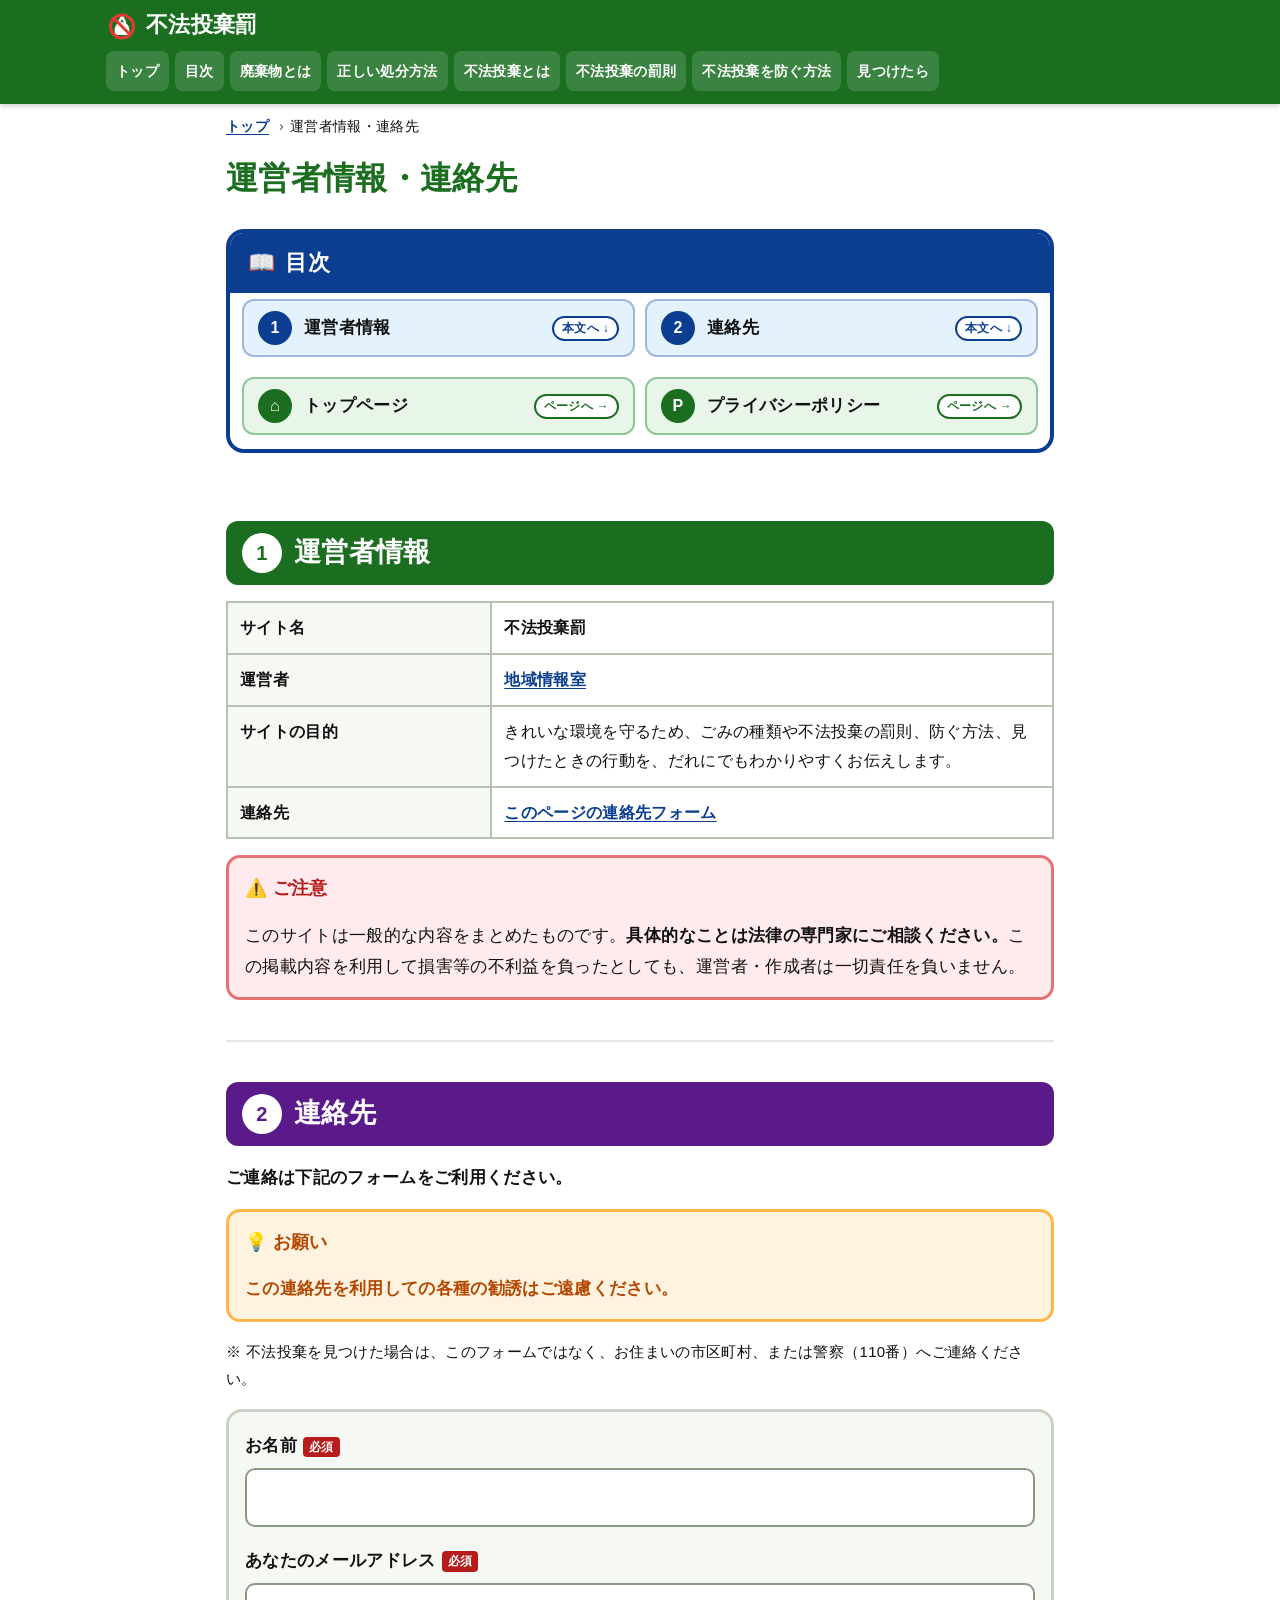
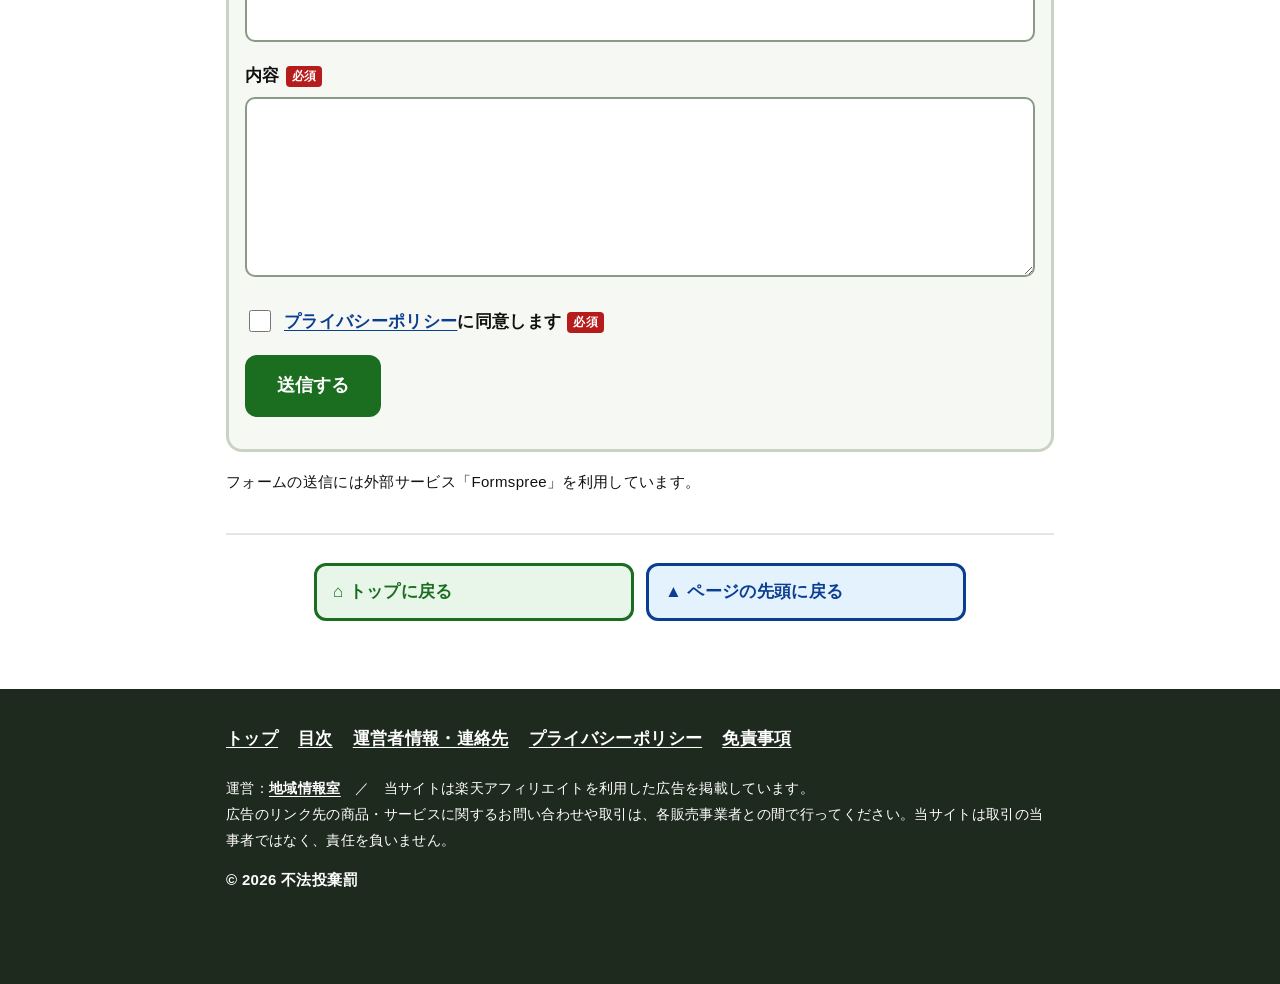
<file: about.html>
<!DOCTYPE html>
<html lang="ja">
<head>
<meta charset="UTF-8">
<meta name="viewport" content="width=device-width, initial-scale=1">
<title>運営者情報・連絡先｜不法投棄罰</title>
<meta name="description" content="「不法投棄罰」の運営者情報と連絡先です。運営は地域情報室。ご連絡は連絡先フォームをご利用ください。">
<meta name="robots" content="index, follow">
<link rel="canonical" href="https://leben-k.github.io/haikibutu/about.html">
<meta name="theme-color" content="#1b6e20">
<meta property="og:type" content="website">
<meta property="og:site_name" content="不法投棄罰">
<meta property="og:title" content="運営者情報・連絡先｜不法投棄罰">
<meta property="og:description" content="「不法投棄罰」の運営者情報と連絡先です。">
<meta property="og:url" content="https://leben-k.github.io/haikibutu/about.html">
<meta property="og:image" content="https://leben-k.github.io/haikibutu/images/ogp.png">
<meta property="og:locale" content="ja_JP">
<link rel="icon" href="favicon.ico" sizes="48x48">
<link rel="icon" href="images/favicon.svg" type="image/svg+xml">
<link rel="icon" href="images/favicon-32.png" type="image/png" sizes="32x32">
<link rel="apple-touch-icon" href="images/apple-touch-icon.png">
<link rel="sitemap" type="application/xml" href="sitemap.xml">
<link rel="manifest" href="site.webmanifest">
<script>document.documentElement.className+=' js';</script>
<link rel="stylesheet" href="css/style.css">
<script type="application/ld+json">
{
  "@context": "https://schema.org",
  "@type": "AboutPage",
  "name": "運営者情報・連絡先",
  "url": "https://leben-k.github.io/haikibutu/about.html",
  "inLanguage": "ja",
  "isPartOf": { "@type": "WebSite", "name": "不法投棄罰", "url": "https://leben-k.github.io/haikibutu/" },
  "publisher": { "@type": "Organization", "name": "地域情報室", "url": "https://leben-k.github.io/about.html" }
}
</script>
<script type="application/ld+json">
{
  "@context": "https://schema.org",
  "@type": "BreadcrumbList",
  "itemListElement": [
    { "@type": "ListItem", "position": 1, "name": "不法投棄罰", "item": "https://leben-k.github.io/haikibutu/" },
    { "@type": "ListItem", "position": 2, "name": "運営者情報・連絡先", "item": "https://leben-k.github.io/haikibutu/about.html" }
  ]
}
</script>
</head>
<body id="top">

<header class="site-header">
  <div class="wrap">
    <p class="site-title"><a href="./"><img src="images/favicon.svg" alt="" width="32" height="32">不法投棄罰</a></p>
    <nav class="site-nav" aria-label="ページ内メニュー">
      <button class="nav-toggle" type="button" aria-expanded="false" aria-controls="site-menu">主な区分<span class="nav-arrow" aria-hidden="true">▼</span></button>
      <ul id="site-menu">
        <li><a href="./">トップ</a></li>
        <li><a href="./#toc">目次</a></li>
        <li><a href="./#s1">廃棄物とは</a></li>
        <li><a href="./#proper">正しい処分方法</a></li>
        <li><a href="./#s3">不法投棄とは</a></li>
        <li><a href="./#s4">不法投棄の罰則</a></li>
        <li><a href="./#s5">不法投棄を防ぐ方法</a></li>
        <li><a href="./#s8">見つけたら</a></li>
      </ul>
    </nav>
  </div>
</header>

<main id="main">
<div class="wrap">
  <nav class="breadcrumb" aria-label="現在の位置">
    <ol><li><a href="./">トップ</a></li><li>運営者情報・連絡先</li></ol>
  </nav>

  <h1 class="page-title">運営者情報・連絡先</h1>

  <nav class="toc" id="toc" aria-labelledby="toc-title">
    <h2 class="toc-title" id="toc-title">目次</h2>
    <ol>
      <li><a href="#info"><span class="num">1</span><span class="txt">運営者情報</span><span class="tag">本文へ ↓</span></a></li>
      <li><a href="#contact"><span class="num">2</span><span class="txt">連絡先</span><span class="tag">本文へ ↓</span></a></li>
    </ol>
    <ul class="toc-pages">
      <li><a href="./"><span class="num">⌂</span><span class="txt">トップページ</span><span class="tag">ページへ →</span></a></li>
      <li><a href="privacy.html"><span class="num">P</span><span class="txt">プライバシーポリシー</span><span class="tag">ページへ →</span></a></li>
    </ul>
  </nav>

  <section class="section" id="info" aria-labelledby="h-info">
    <h2 id="h-info"><span class="h-num">1</span>運営者情報</h2>
    <div class="table-wrap">
      <table class="info-table">
        <tbody>
          <tr><th scope="row">サイト名</th><td><strong>不法投棄罰</strong></td></tr>
          <tr><th scope="row">運営者</th><td><a href="https://leben-k.github.io/about.html">地域情報室</a></td></tr>
          <tr><th scope="row">サイトの目的</th><td>きれいな環境を守るため、ごみの種類や不法投棄の罰則、防ぐ方法、見つけたときの行動を、だれにでもわかりやすくお伝えします。</td></tr>
          <tr><th scope="row">連絡先</th><td><a href="#contact">このページの連絡先フォーム</a></td></tr>
        </tbody>
      </table>
    </div>
    <div class="box danger">
      <p class="box-title">ご注意</p>
      <p>このサイトは一般的な内容をまとめたものです。<strong>具体的なことは法律の専門家にご相談ください。</strong>この掲載内容を利用して損害等の不利益を負ったとしても、運営者・作成者は一切責任を負いません。</p>
    </div>
  </section>

  <section class="section t-purple" id="contact" aria-labelledby="h-contact">
    <h2 id="h-contact"><span class="h-num">2</span>連絡先</h2>
    <p><strong>ご連絡は下記のフォームをご利用ください。</strong></p>
    <div class="box point">
      <p class="box-title">お願い</p>
      <p><strong class="c-orange">この連絡先を利用しての各種の勧誘はご遠慮ください。</strong></p>
    </div>
    <p style="font-size:15px">※ 不法投棄を見つけた場合は、このフォームではなく、お住まいの市区町村、または警察（110番）へご連絡ください。</p>

    <form id="contact-form" class="contact-form" action="https://formspree.io/f/xoeeqgzy" method="POST" accept-charset="UTF-8">
      <input type="hidden" name="_subject" value="【不法投棄罰】連絡先フォームからのご連絡">
      <div class="hp" aria-hidden="true">
        <label for="f-gotcha">この欄は空のままにしてください</label>
        <input type="text" id="f-gotcha" name="_gotcha" tabindex="-1" autocomplete="off">
      </div>

      <div class="form-row">
        <label for="f-name">お名前<span class="req">必須</span></label>
        <input type="text" id="f-name" name="name" required autocomplete="name" maxlength="100">
      </div>
      <div class="form-row">
        <label for="f-email">あなたのメールアドレス<span class="req">必須</span></label>
        <input type="email" id="f-email" name="email" required autocomplete="email" inputmode="email" maxlength="200">
      </div>
      <div class="form-row">
        <label for="f-message">内容<span class="req">必須</span></label>
        <textarea id="f-message" name="message" required maxlength="5000"></textarea>
      </div>
      <div class="form-row form-check">
        <label><input type="checkbox" name="privacy_agree" value="同意する" required><span><a href="privacy.html" target="_blank" rel="noopener">プライバシーポリシー</a>に同意します<span class="req">必須</span></span></label>
      </div>
      <button type="submit" class="btn">送信する</button>
      <p id="form-status" class="form-status" role="status" aria-live="polite"></p>
    </form>
    <p style="font-size:15px">フォームの送信には外部サービス「Formspree」を利用しています。</p>
  </section>

  <aside class="ad-box" aria-label="広告">
    <p class="ad-label">広告</p>
    <div class="ad-slot" data-ad-id="about-1"><!-- ▼ 楽天アフィリエイトのコードを、この行と下の行の「間」に貼り付けてください ▼ --><!-- ▲ ここまで ▲ --></div>
    <p class="ad-note">広告のリンク先の商品・サービスに関するお問い合わせや取引は、各販売事業者との間で行ってください。当サイトは取引の当事者ではなく、責任を負いません。</p>
  </aside>
  <nav class="page-nav" aria-label="ページ移動">
    <a href="./">⌂ トップに戻る</a>
    <a href="#top">▲ ページの先頭に戻る</a>
  </nav>
</div>
</main>

<footer class="site-footer">
  <div class="wrap">
    <nav class="footer-nav" aria-label="フッターメニュー">
      <ul>
        <li><a href="./">トップ</a></li>
        <li><a href="./#toc">目次</a></li>
        <li><a href="about.html">運営者情報・連絡先</a></li>
        <li><a href="privacy.html">プライバシーポリシー</a></li>
        <li><a href="privacy.html#disclaimer">免責事項</a></li>
      </ul>
    </nav>
    <p class="footer-note">運営：<a href="https://leben-k.github.io/about.html">地域情報室</a>　／　当サイトは楽天アフィリエイトを利用した広告を掲載しています。<br>広告のリンク先の商品・サービスに関するお問い合わせや取引は、各販売事業者との間で行ってください。当サイトは取引の当事者ではなく、責任を負いません。</p>
    <p class="copyright">© <span class="js-year">2026</span> 不法投棄罰</p>
  </div>
</footer>

<script src="js/main.js"></script>
<script src="js/ads-config.js"></script>
<script src="js/ads.js"></script>
</body>
</html>
</file>
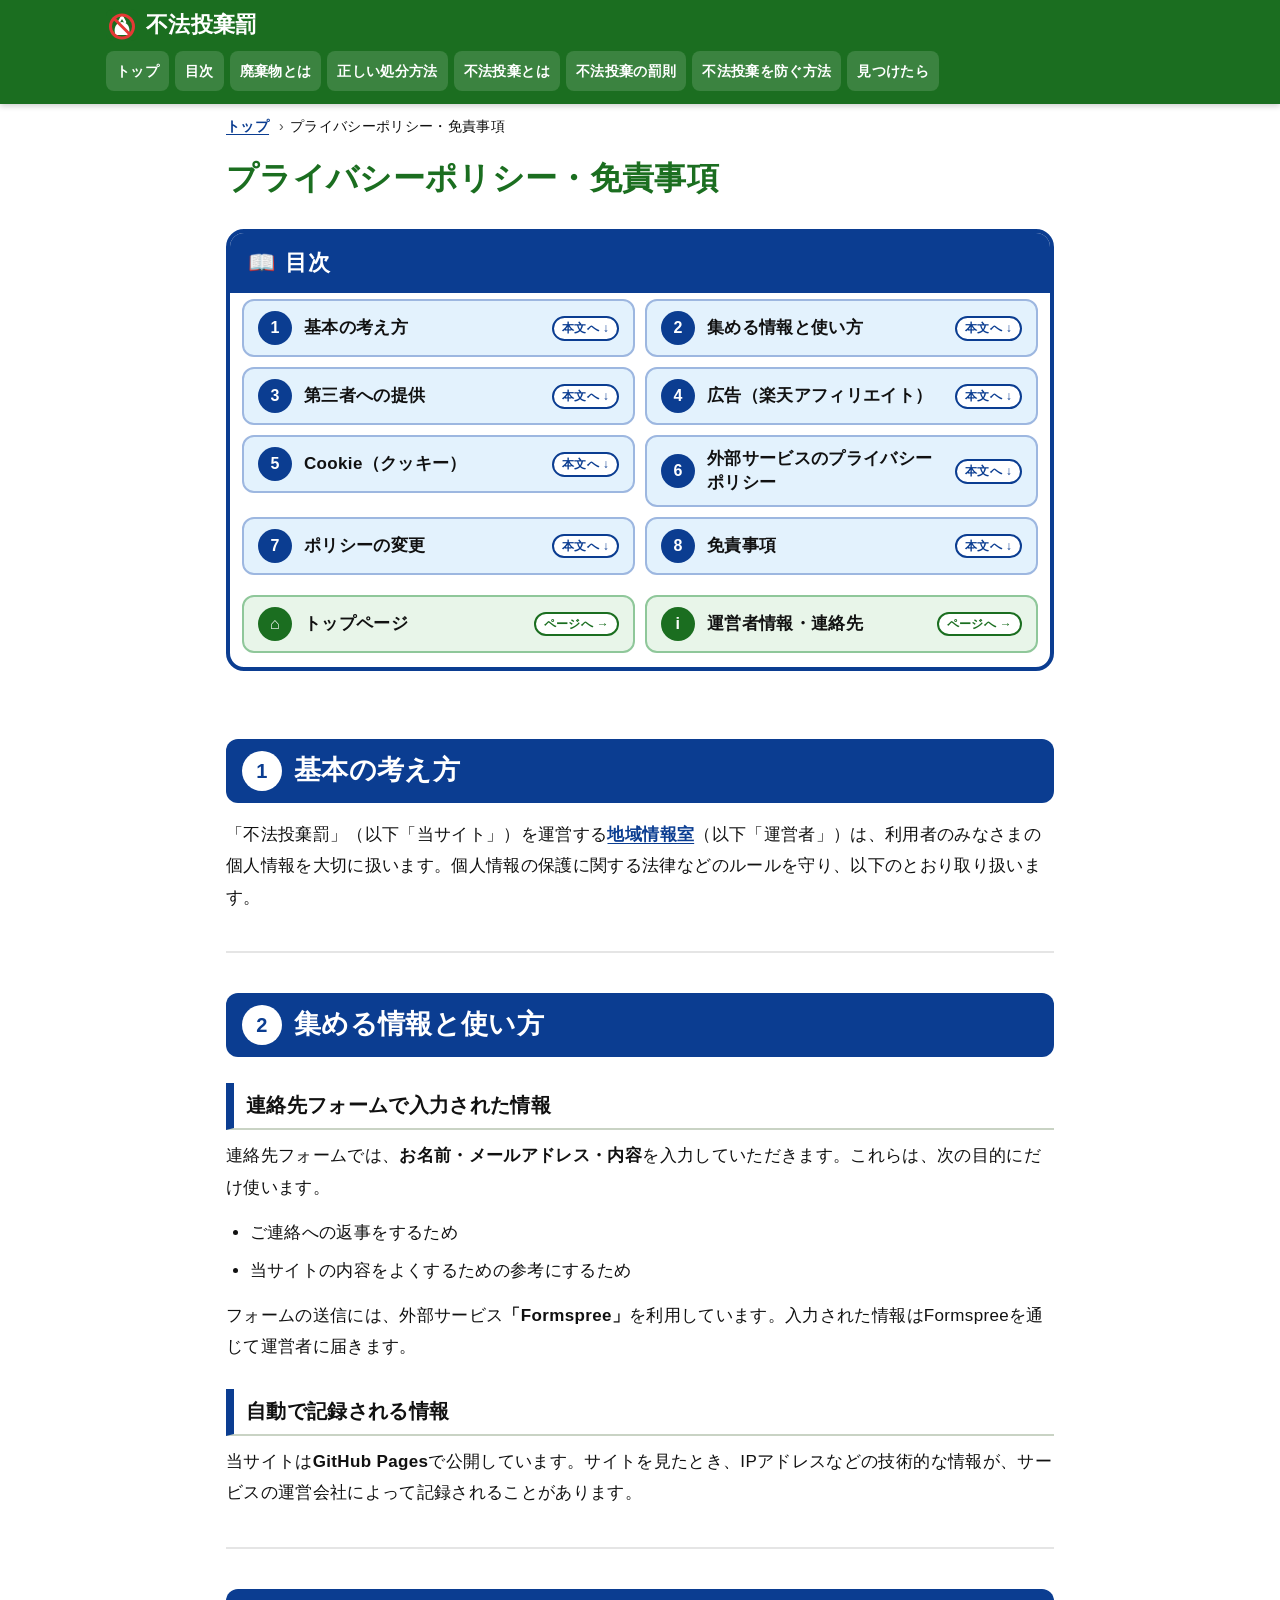
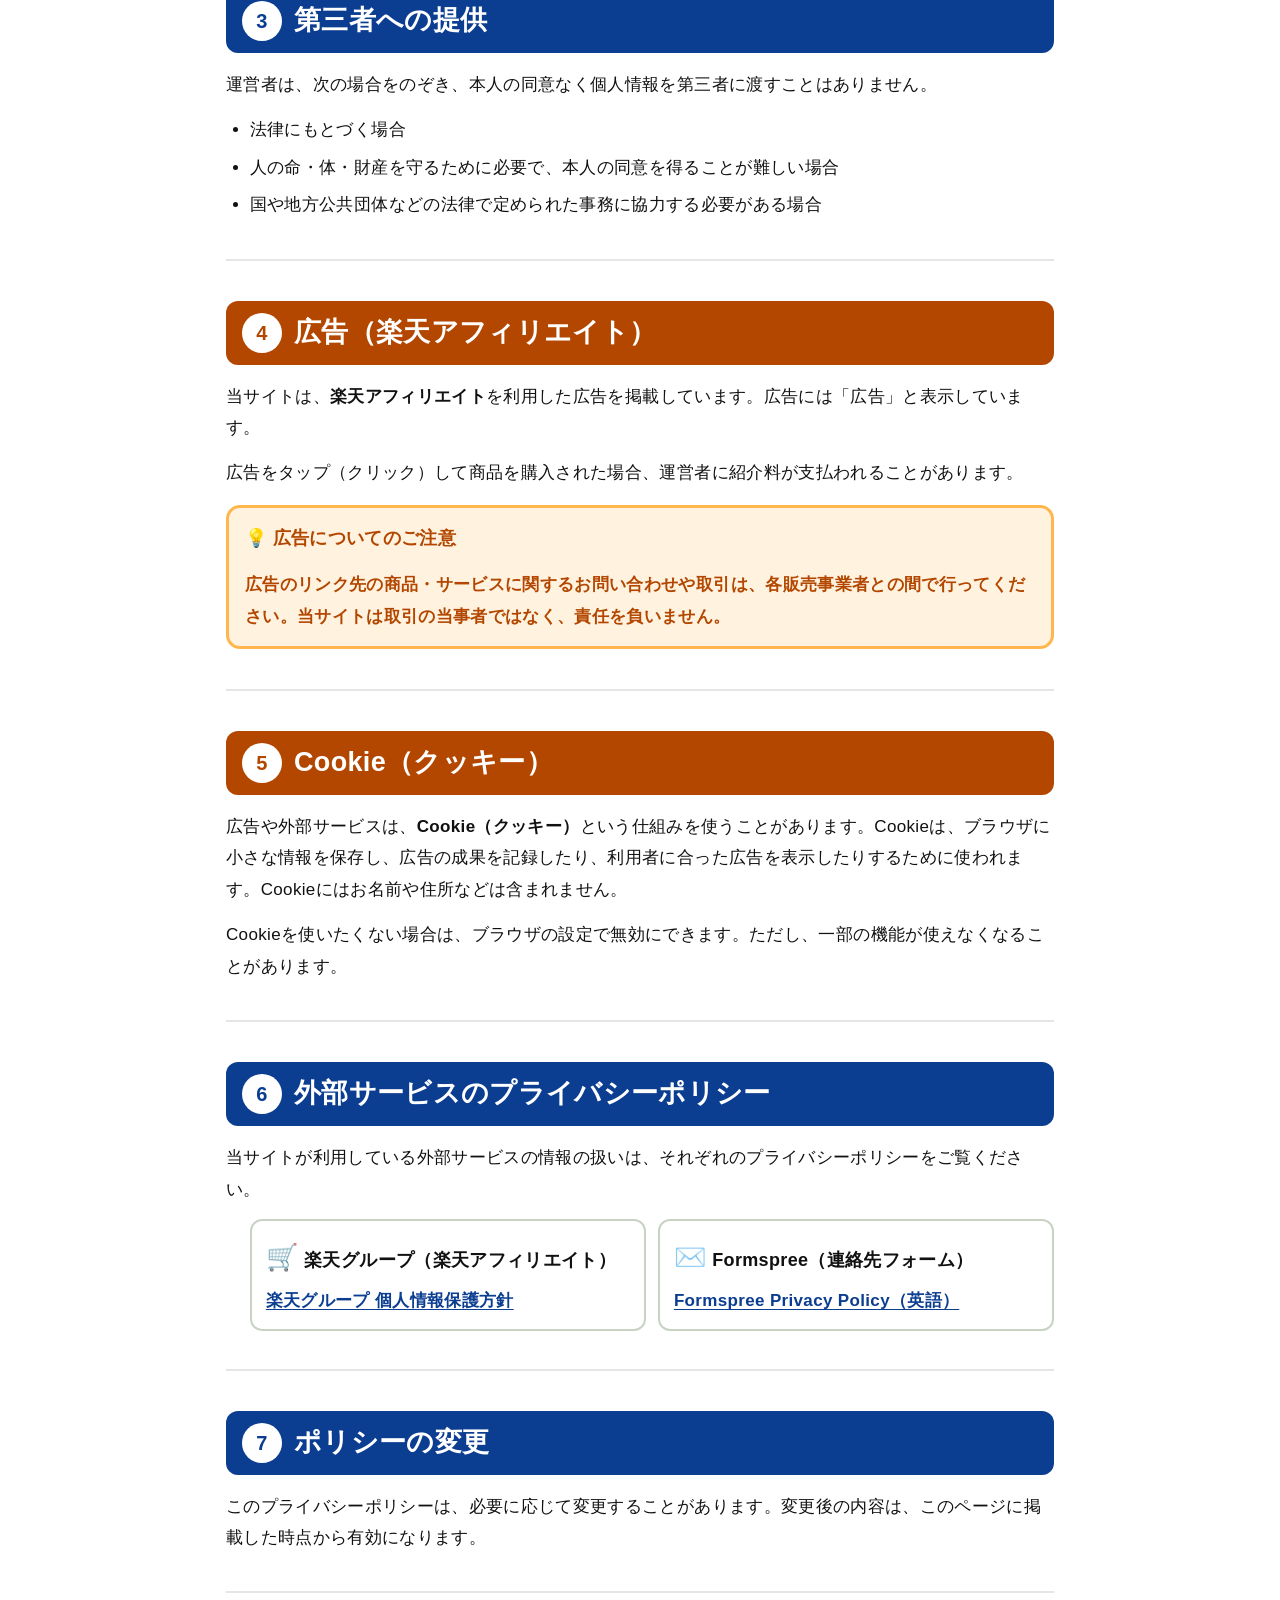
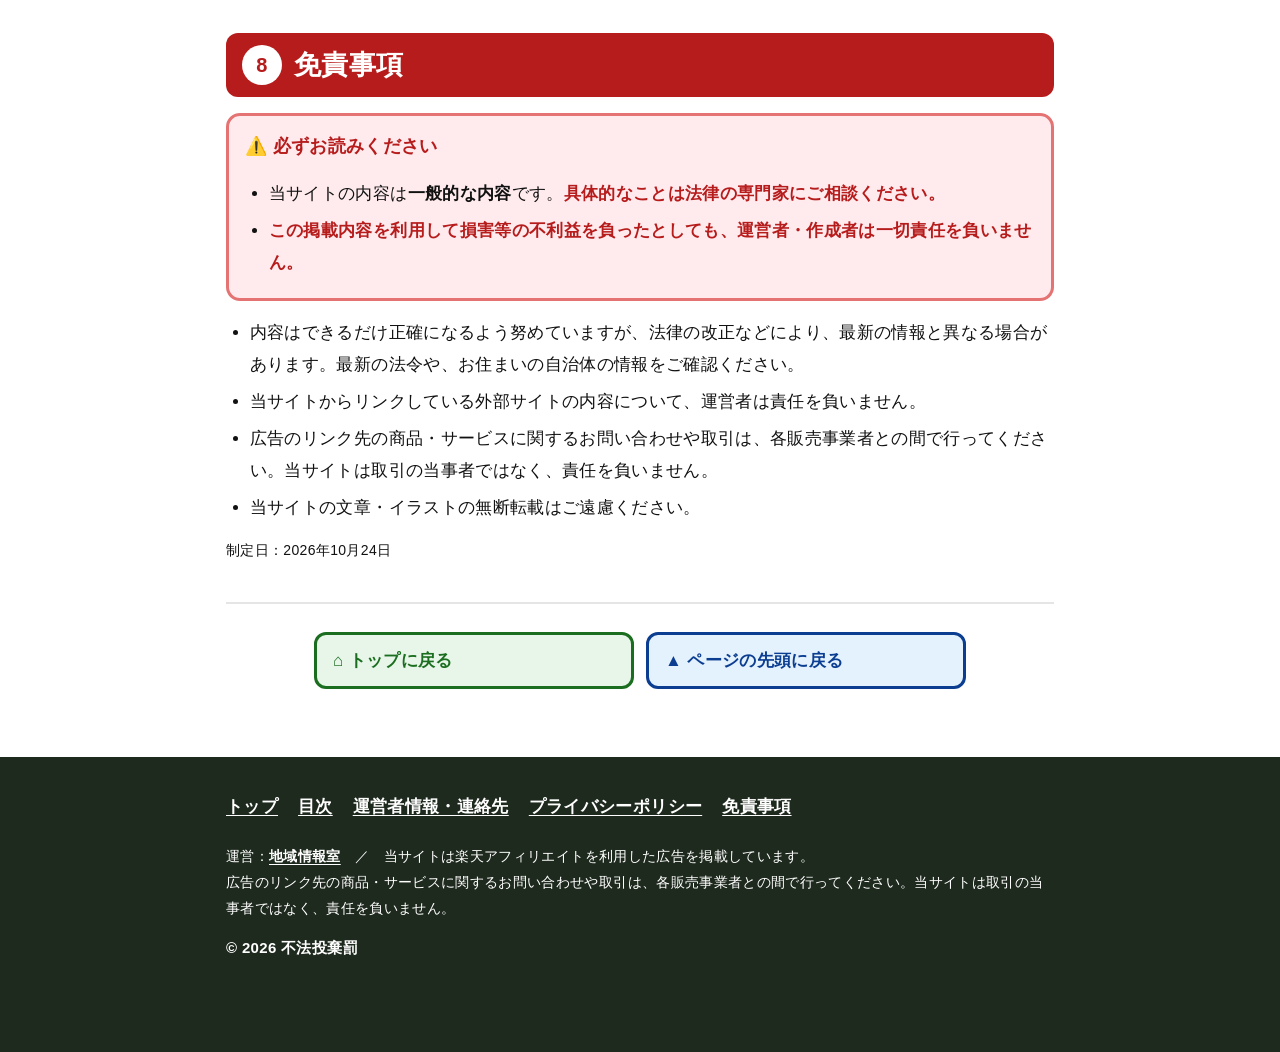
<file: privacy.html>
<!DOCTYPE html>
<html lang="ja">
<head>
<meta charset="UTF-8">
<meta name="viewport" content="width=device-width, initial-scale=1">
<title>プライバシーポリシー・免責事項｜不法投棄罰</title>
<meta name="description" content="「不法投棄罰」のプライバシーポリシーと免責事項です。個人情報の扱い、連絡先フォーム、広告（楽天アフィリエイト）、Cookieについて説明します。">
<meta name="robots" content="index, follow">
<link rel="canonical" href="https://leben-k.github.io/haikibutu/privacy.html">
<meta name="theme-color" content="#1b6e20">
<meta property="og:type" content="website">
<meta property="og:site_name" content="不法投棄罰">
<meta property="og:title" content="プライバシーポリシー・免責事項｜不法投棄罰">
<meta property="og:description" content="「不法投棄罰」のプライバシーポリシーと免責事項です。">
<meta property="og:url" content="https://leben-k.github.io/haikibutu/privacy.html">
<meta property="og:image" content="https://leben-k.github.io/haikibutu/images/ogp.png">
<meta property="og:locale" content="ja_JP">
<link rel="icon" href="favicon.ico" sizes="48x48">
<link rel="icon" href="images/favicon.svg" type="image/svg+xml">
<link rel="icon" href="images/favicon-32.png" type="image/png" sizes="32x32">
<link rel="apple-touch-icon" href="images/apple-touch-icon.png">
<link rel="sitemap" type="application/xml" href="sitemap.xml">
<link rel="manifest" href="site.webmanifest">
<script>document.documentElement.className+=' js';</script>
<link rel="stylesheet" href="css/style.css">
<script type="application/ld+json">
{
  "@context": "https://schema.org",
  "@type": "BreadcrumbList",
  "itemListElement": [
    { "@type": "ListItem", "position": 1, "name": "不法投棄罰", "item": "https://leben-k.github.io/haikibutu/" },
    { "@type": "ListItem", "position": 2, "name": "プライバシーポリシー・免責事項", "item": "https://leben-k.github.io/haikibutu/privacy.html" }
  ]
}
</script>
</head>
<body id="top">

<header class="site-header">
  <div class="wrap">
    <p class="site-title"><a href="./"><img src="images/favicon.svg" alt="" width="32" height="32">不法投棄罰</a></p>
    <nav class="site-nav" aria-label="ページ内メニュー">
      <button class="nav-toggle" type="button" aria-expanded="false" aria-controls="site-menu">主な区分<span class="nav-arrow" aria-hidden="true">▼</span></button>
      <ul id="site-menu">
        <li><a href="./">トップ</a></li>
        <li><a href="./#toc">目次</a></li>
        <li><a href="./#s1">廃棄物とは</a></li>
        <li><a href="./#proper">正しい処分方法</a></li>
        <li><a href="./#s3">不法投棄とは</a></li>
        <li><a href="./#s4">不法投棄の罰則</a></li>
        <li><a href="./#s5">不法投棄を防ぐ方法</a></li>
        <li><a href="./#s8">見つけたら</a></li>
      </ul>
    </nav>
  </div>
</header>

<main id="main">
<div class="wrap">
  <nav class="breadcrumb" aria-label="現在の位置">
    <ol><li><a href="./">トップ</a></li><li>プライバシーポリシー・免責事項</li></ol>
  </nav>

  <h1 class="page-title">プライバシーポリシー・免責事項</h1>

  <nav class="toc" id="toc" aria-labelledby="toc-title">
    <h2 class="toc-title" id="toc-title">目次</h2>
    <ol>
      <li><a href="#p1"><span class="num">1</span><span class="txt">基本の考え方</span><span class="tag">本文へ ↓</span></a></li>
      <li><a href="#p2"><span class="num">2</span><span class="txt">集める情報と使い方</span><span class="tag">本文へ ↓</span></a></li>
      <li><a href="#p3"><span class="num">3</span><span class="txt">第三者への提供</span><span class="tag">本文へ ↓</span></a></li>
      <li><a href="#p4"><span class="num">4</span><span class="txt">広告（楽天アフィリエイト）</span><span class="tag">本文へ ↓</span></a></li>
      <li><a href="#p5"><span class="num">5</span><span class="txt">Cookie（クッキー）</span><span class="tag">本文へ ↓</span></a></li>
      <li><a href="#p6"><span class="num">6</span><span class="txt">外部サービスのプライバシーポリシー</span><span class="tag">本文へ ↓</span></a></li>
      <li><a href="#p8"><span class="num">7</span><span class="txt">ポリシーの変更</span><span class="tag">本文へ ↓</span></a></li>
      <li><a href="#disclaimer"><span class="num">8</span><span class="txt">免責事項</span><span class="tag">本文へ ↓</span></a></li>
    </ol>
    <ul class="toc-pages">
      <li><a href="./"><span class="num">⌂</span><span class="txt">トップページ</span><span class="tag">ページへ →</span></a></li>
      <li><a href="about.html"><span class="num">i</span><span class="txt">運営者情報・連絡先</span><span class="tag">ページへ →</span></a></li>
    </ul>
  </nav>

  <section class="section t-blue" id="p1" aria-labelledby="h-p1">
    <h2 id="h-p1"><span class="h-num">1</span>基本の考え方</h2>
    <p>「不法投棄罰」（以下「当サイト」）を運営する<a href="https://leben-k.github.io/about.html">地域情報室</a>（以下「運営者」）は、利用者のみなさまの個人情報を大切に扱います。個人情報の保護に関する法律などのルールを守り、以下のとおり取り扱います。</p>
  </section>

  <section class="section t-blue" id="p2" aria-labelledby="h-p2">
    <h2 id="h-p2"><span class="h-num">2</span>集める情報と使い方</h2>
    <h3>連絡先フォームで入力された情報</h3>
    <p>連絡先フォームでは、<strong>お名前・メールアドレス・内容</strong>を入力していただきます。これらは、次の目的にだけ使います。</p>
    <ul>
      <li>ご連絡への返事をするため</li>
      <li>当サイトの内容をよくするための参考にするため</li>
    </ul>
    <p>フォームの送信には、外部サービス<strong>「Formspree」</strong>を利用しています。入力された情報はFormspreeを通じて運営者に届きます。</p>
    <h3>自動で記録される情報</h3>
    <p>当サイトは<strong>GitHub Pages</strong>で公開しています。サイトを見たとき、IPアドレスなどの技術的な情報が、サービスの運営会社によって記録されることがあります。</p>
  </section>

  <section class="section t-blue" id="p3" aria-labelledby="h-p3">
    <h2 id="h-p3"><span class="h-num">3</span>第三者への提供</h2>
    <p>運営者は、次の場合をのぞき、本人の同意なく個人情報を第三者に渡すことはありません。</p>
    <ul>
      <li>法律にもとづく場合</li>
      <li>人の命・体・財産を守るために必要で、本人の同意を得ることが難しい場合</li>
      <li>国や地方公共団体などの法律で定められた事務に協力する必要がある場合</li>
    </ul>
  </section>

  <section class="section t-orange" id="p4" aria-labelledby="h-p4">
    <h2 id="h-p4"><span class="h-num">4</span>広告（楽天アフィリエイト）</h2>
    <p>当サイトは、<strong>楽天アフィリエイト</strong>を利用した広告を掲載しています。広告には「広告」と表示しています。</p>
    <p>広告をタップ（クリック）して商品を購入された場合、運営者に紹介料が支払われることがあります。</p>
    <div class="box point">
      <p class="box-title">広告についてのご注意</p>
      <p><strong class="c-orange">広告のリンク先の商品・サービスに関するお問い合わせや取引は、各販売事業者との間で行ってください。当サイトは取引の当事者ではなく、責任を負いません。</strong></p>
    </div>
  </section>

  <section class="section t-orange" id="p5" aria-labelledby="h-p5">
    <h2 id="h-p5"><span class="h-num">5</span>Cookie（クッキー）</h2>
    <p>広告や外部サービスは、<strong>Cookie（クッキー）</strong>という仕組みを使うことがあります。Cookieは、ブラウザに小さな情報を保存し、広告の成果を記録したり、利用者に合った広告を表示したりするために使われます。Cookieにはお名前や住所などは含まれません。</p>
    <p>Cookieを使いたくない場合は、ブラウザの設定で無効にできます。ただし、一部の機能が使えなくなることがあります。</p>
  </section>

  <section class="section t-blue" id="p6" aria-labelledby="h-p6">
    <h2 id="h-p6"><span class="h-num">6</span>外部サービスのプライバシーポリシー</h2>
    <p>当サイトが利用している外部サービスの情報の扱いは、それぞれのプライバシーポリシーをご覧ください。</p>
    <ul class="cards">
      <li><span class="card-t"><span class="emoji">🛒</span>楽天グループ（楽天アフィリエイト）</span><a href="https://privacy.rakuten.co.jp/" target="_blank" rel="noopener">楽天グループ 個人情報保護方針</a></li>
      <li><span class="card-t"><span class="emoji">✉️</span>Formspree（連絡先フォーム）</span><a href="https://formspree.io/legal/privacy-policy/" target="_blank" rel="noopener">Formspree Privacy Policy（英語）</a></li>
    </ul>
  </section>

  <section class="section t-blue" id="p8" aria-labelledby="h-p8">
    <h2 id="h-p8"><span class="h-num">7</span>ポリシーの変更</h2>
    <p>このプライバシーポリシーは、必要に応じて変更することがあります。変更後の内容は、このページに掲載した時点から有効になります。</p>
  </section>

  <section class="section t-red" id="disclaimer" aria-labelledby="h-disclaimer">
    <h2 id="h-disclaimer"><span class="h-num">8</span>免責事項</h2>
    <div class="box danger">
      <p class="box-title">必ずお読みください</p>
      <ul>
        <li>当サイトの内容は<strong>一般的な内容</strong>です。<strong class="c-red">具体的なことは法律の専門家にご相談ください。</strong></li>
        <li><strong class="c-red">この掲載内容を利用して損害等の不利益を負ったとしても、運営者・作成者は一切責任を負いません。</strong></li>
      </ul>
    </div>
    <ul>
      <li>内容はできるだけ正確になるよう努めていますが、法律の改正などにより、最新の情報と異なる場合があります。最新の法令や、お住まいの自治体の情報をご確認ください。</li>
      <li>当サイトからリンクしている外部サイトの内容について、運営者は責任を負いません。</li>
      <li>広告のリンク先の商品・サービスに関するお問い合わせや取引は、各販売事業者との間で行ってください。当サイトは取引の当事者ではなく、責任を負いません。</li>
      <li>当サイトの文章・イラストの無断転載はご遠慮ください。</li>
    </ul>
    <p style="font-size:14px">制定日：2026年10月24日</p>
  </section>

  <aside class="ad-box" aria-label="広告">
    <p class="ad-label">広告</p>
    <div class="ad-slot" data-ad-id="privacy-1"><!-- ▼ 楽天アフィリエイトのコードを、この行と下の行の「間」に貼り付けてください ▼ --><!-- ▲ ここまで ▲ --></div>
    <p class="ad-note">広告のリンク先の商品・サービスに関するお問い合わせや取引は、各販売事業者との間で行ってください。当サイトは取引の当事者ではなく、責任を負いません。</p>
  </aside>
  <nav class="page-nav" aria-label="ページ移動">
    <a href="./">⌂ トップに戻る</a>
    <a href="#top">▲ ページの先頭に戻る</a>
  </nav>
</div>
</main>

<footer class="site-footer">
  <div class="wrap">
    <nav class="footer-nav" aria-label="フッターメニュー">
      <ul>
        <li><a href="./">トップ</a></li>
        <li><a href="./#toc">目次</a></li>
        <li><a href="about.html">運営者情報・連絡先</a></li>
        <li><a href="privacy.html">プライバシーポリシー</a></li>
        <li><a href="privacy.html#disclaimer">免責事項</a></li>
      </ul>
    </nav>
    <p class="footer-note">運営：<a href="https://leben-k.github.io/about.html">地域情報室</a>　／　当サイトは楽天アフィリエイトを利用した広告を掲載しています。<br>広告のリンク先の商品・サービスに関するお問い合わせや取引は、各販売事業者との間で行ってください。当サイトは取引の当事者ではなく、責任を負いません。</p>
    <p class="copyright">© <span class="js-year">2026</span> 不法投棄罰</p>
  </div>
</footer>

<script src="js/main.js"></script>
<script src="js/ads-config.js"></script>
<script src="js/ads.js"></script>
</body>
</html>
</file>
<file: css/style.css>
/* ===============================
   不法投棄罰  スタイルシート
   =============================== */

/* ---------- 色の決まり ---------- */
:root {
  --text: #111111;          /* 本文：濃い黒 */
  --bg: #ffffff;
  --bg-soft: #f6f8f4;
  --green: #1b6e20;         /* 防止・よい行動 */
  --green-bg: #e8f5e9;
  --blue: #0b3d91;          /* 法律・制度 */
  --blue-bg: #e3f2fd;
  --red: #b71c1c;           /* 罰則・危険 */
  --red-bg: #ffebee;
  --orange: #b34700;        /* 注意・ポイント */
  --orange-bg: #fff3e0;
  --purple: #5b1a8a;        /* 連絡・通報 */
  --purple-bg: #f3e5f5;
  --line: #c9d3c4;
  --header-h: 104px;
  --gutter: 16px;
}

* { box-sizing: border-box; }

html {
  scroll-behavior: smooth;
  scroll-padding-top: calc(var(--header-h) + 12px); /* 固定ヘッダーで見出しが隠れないように */
  -webkit-text-size-adjust: 100%;
}

body {
  margin: 0;
  background: var(--bg);
  color: var(--text);
  font-family: "Hiragino Sans", "Hiragino Kaku Gothic ProN", "Yu Gothic", YuGothic, "Noto Sans JP", "Noto Sans CJK JP", Meiryo, sans-serif;
  font-weight: 500;          /* 薄くならないよう少し太め */
  font-size: 17px;
  line-height: 1.85;
  letter-spacing: .02em;
}

strong, b { font-weight: 900; }

a { color: var(--blue); font-weight: 700; text-underline-offset: 3px; }
a:hover { text-decoration-thickness: 3px; }
:focus-visible { outline: 3px solid #ff9800; outline-offset: 2px; }

img { max-width: 100%; height: auto; }

.wrap { max-width: 860px; margin: 0 auto; padding: 0 var(--gutter); }

/* ---------- 文字の色分け ---------- */
.c-red    { color: var(--red);    font-weight: 900; }
.c-blue   { color: var(--blue);   font-weight: 900; }
.c-green  { color: var(--green);  font-weight: 900; }
.c-orange { color: var(--orange); font-weight: 900; }
.c-purple { color: var(--purple); font-weight: 900; }
.mark { background: linear-gradient(transparent 55%, #ffe082 55%); font-weight: 900; }

/* ---------- ヘッダー ---------- */
.site-header {
  position: sticky; top: 0; z-index: 50;
  background: var(--green);
  color: #fff;
  box-shadow: 0 2px 6px rgba(0,0,0,.2);
}
.site-header .wrap {
  display: flex; align-items: center; justify-content: space-between;
  min-height: var(--header-h); gap: 4px 8px; flex-wrap: wrap; padding-top: 6px; padding-bottom: 6px;
}
.site-title {
  margin: 0; font-size: 22px; font-weight: 900; line-height: 1.2;
}
.site-title a { white-space: nowrap; color: #fff; text-decoration: none; display: flex; align-items: center; gap: 8px; }
.site-title img { width: 32px; height: 32px; }
.site-header .wrap { max-width: 1100px; }
.site-nav { width: 100%; }
.site-nav ul { list-style: none; margin: 0; padding: 0 0 4px; display: flex; gap: 6px; flex-wrap: wrap; }
.site-nav a {
  background: rgba(255,255,255,.14); white-space: nowrap;
  display: inline-block; color: #fff; text-decoration: none;
  padding: 8px 10px; border-radius: 8px; font-size: 14px; font-weight: 700;
  min-height: 40px; line-height: 24px;
}
.site-nav a:hover, .site-nav a[aria-current="page"] { background: rgba(255,255,255,.2); }

.nav-toggle { display: none; }

/* ---------- パンくず ---------- */
.breadcrumb { font-size: 14px; padding: 10px 0 0; }
.breadcrumb ol { list-style: none; padding: 0; margin: 0; display: flex; flex-wrap: wrap; gap: 4px; }
.breadcrumb li + li::before { content: "›"; margin: 0 6px; color: #555; }

.page-title { font-size: clamp(24px, 6vw, 32px); font-weight: 900; color: var(--green); margin: 16px 0 0; line-height: 1.4; }

/* ---------- ヒーロー ---------- */
.hero { background: var(--bg-soft); padding: 20px 0 28px; border-bottom: 4px solid var(--green); }
.hero h1 {
  font-size: clamp(24px, 6vw, 36px); line-height: 1.4; margin: 8px 0 12px;
  color: var(--green); font-weight: 900;
}
.hero .lead { font-size: 18px; margin: 0 0 16px; }
.hero figure { margin: 0; }
.hero img { width: 100%; border-radius: 16px; border: 3px solid var(--green); }

/* ---------- 色の見方 ---------- */
.legend {
  border: 3px dashed var(--line); border-radius: 14px; padding: 12px 16px; margin: 20px 0;
  background: #fff;
}
.legend p { margin: 0 0 6px; font-weight: 900; }
.legend ul { list-style: none; margin: 0; padding: 0; display: flex; flex-wrap: wrap; gap: 8px 16px; }
.legend li::before { content: "●"; margin-right: 4px; }
.legend .l-red::before { color: var(--red); }
.legend .l-blue::before { color: var(--blue); }
.legend .l-green::before { color: var(--green); }
.legend .l-orange::before { color: var(--orange); }
.legend .l-purple::before { color: var(--purple); }

/* ---------- 目次 ---------- */
.toc {
  margin: 28px 0; border: 4px solid var(--blue); border-radius: 18px;
  background: #fff; overflow: hidden;
}
.toc-title {
  margin: 0; background: var(--blue); color: #fff; font-size: 22px; font-weight: 900;
  padding: 10px 18px; display: flex; align-items: center; gap: 10px;
}
.toc-title::before { content: "📖"; }
.toc-sub { margin: 14px 16px 6px; font-weight: 900; color: var(--blue); font-size: 16px; }
.toc ol, .toc ul.toc-pages {
  list-style: none; margin: 0; padding: 6px 12px 14px;
  display: grid; grid-template-columns: 1fr; gap: 10px;
}
@media (min-width: 640px) { .toc ol, .toc ul.toc-pages { grid-template-columns: 1fr 1fr; } }
.toc a {
  display: flex; align-items: center; gap: 12px;
  min-height: 56px; padding: 10px 14px;
  border: 2px solid #9db7e0; border-radius: 12px; background: var(--blue-bg);
  color: var(--text); text-decoration: none; font-weight: 700; line-height: 1.4;
}
.toc a:hover, .toc a:active { background: #cfe5fb; border-color: var(--blue); }
.toc .num {
  flex: 0 0 34px; height: 34px; border-radius: 50%;
  background: var(--blue); color: #fff; font-weight: 900;
  display: flex; align-items: center; justify-content: center; font-size: 16px;
}
.toc .txt { flex: 1; }
.toc .tag {
  flex: 0 0 auto; font-size: 12px; font-weight: 900; padding: 2px 8px; border-radius: 999px;
  background: #fff; color: var(--blue); border: 2px solid var(--blue); white-space: nowrap;
}
.toc ul.toc-pages a { background: var(--green-bg); border-color: #8fc79a; }
.toc ul.toc-pages a:hover { background: #cdebd2; border-color: var(--green); }
.toc ul.toc-pages .num { background: var(--green); }
.toc ul.toc-pages .tag { color: var(--green); border-color: var(--green); }

/* ---------- 本文・見出し ---------- */
main { padding-bottom: 40px; }
.section { padding: 8px 0 24px; border-bottom: 2px solid #e5e5e5; }
.section h2 {
  display: flex; align-items: center; gap: 12px;
  font-size: clamp(21px, 5vw, 27px); font-weight: 900; line-height: 1.4;
  margin: 32px 0 16px; padding: 12px 16px;
  color: #fff; background: var(--green); border-radius: 12px;
}
.section h2 .h-num {
  flex: 0 0 40px; height: 40px; border-radius: 50%;
  background: #fff; color: var(--green);
  display: flex; align-items: center; justify-content: center; font-size: 20px;
}
.section.t-blue h2 { background: var(--blue); }   .section.t-blue h2 .h-num { color: var(--blue); }
.section.t-red h2 { background: var(--red); }     .section.t-red h2 .h-num { color: var(--red); }
.section.t-orange h2 { background: var(--orange); } .section.t-orange h2 .h-num { color: var(--orange); }
.section.t-purple h2 { background: var(--purple); } .section.t-purple h2 .h-num { color: var(--purple); }

.section h3 {
  font-size: 20px; font-weight: 900; margin: 26px 0 10px;
  padding: 4px 0 4px 12px; border-left: 8px solid var(--green);
  border-bottom: 2px solid var(--line);
}
.section.t-blue h3 { border-left-color: var(--blue); }
.section.t-red h3 { border-left-color: var(--red); }
.section.t-orange h3 { border-left-color: var(--orange); }
.section.t-purple h3 { border-left-color: var(--purple); }

.section p { margin: 0 0 14px; }
.section ul, .section ol { padding-left: 1.4em; margin: 0 0 14px; }
.section li { margin-bottom: 6px; }

.back-toc { text-align: right; margin: 8px 0 0; }
.back-toc a {
  display: inline-block; font-size: 14px; padding: 8px 14px; min-height: 40px;
  border: 2px solid var(--blue); border-radius: 999px; text-decoration: none; background: #fff;
}

/* ---------- イラスト ---------- */
.illust { margin: 18px 0; text-align: left; }
.illust img { width: 100%; border-radius: 14px; border: 2px solid var(--line); background: #fff; }
.illust figcaption { text-align: left; font-size: 15px; margin-top: 6px; font-weight: 700; color: #333; }

/* ---------- 囲み ---------- */
.box { border-radius: 14px; padding: 14px 16px; margin: 16px 0; border: 3px solid; }
.box > :last-child { margin-bottom: 0; }
.box-title { font-weight: 900; margin: 0 0 6px; font-size: 18px; }
.box.point  { background: var(--orange-bg); border-color: #ffb74d; }
.box.point .box-title { color: var(--orange); }
.box.point .box-title::before { content: "💡 "; }
.box.easy   { background: var(--green-bg); border-color: #81c784; }
.box.easy .box-title { color: var(--green); }
.box.easy .box-title::before { content: "🗣 "; }
.box.danger { background: var(--red-bg); border-color: #e57373; }
.box.danger .box-title { color: var(--red); }
.box.danger .box-title::before { content: "⚠️ "; }
.box.law    { background: var(--blue-bg); border-color: #64b5f6; }
.box.law .box-title { color: var(--blue); }
.box.law .box-title::before { content: "📘 "; }

/* ---------- 表 ---------- */
.table-wrap { overflow-x: auto; margin: 14px 0; -webkit-overflow-scrolling: touch; }
table { border-collapse: collapse; width: 100%; background: #fff; font-size: 16px; }
th, td { border: 2px solid #b7c4b1; padding: 10px 12px; text-align: left; vertical-align: top; }
thead th { background: var(--green); color: #fff; font-weight: 900; }
tbody th { background: var(--bg-soft); font-weight: 900; white-space: nowrap; }
.t-blue thead th { background: var(--blue); }
.t-red thead th { background: var(--red); }
.t-orange thead th { background: var(--orange); }
.t-purple thead th { background: var(--purple); }

/* ---------- カード ---------- */
.cards { display: grid; grid-template-columns: 1fr; gap: 12px; margin: 14px 0; padding: 0; list-style: none; }
@media (min-width: 640px) { .cards { grid-template-columns: 1fr 1fr; } }
.cards li { border: 2px solid var(--line); border-radius: 12px; padding: 12px 14px; background: #fff; margin: 0; }
.cards .card-t { display: block; font-weight: 900; font-size: 18px; margin-bottom: 4px; }
.cards .emoji { font-size: 26px; margin-right: 6px; }

.do-list, .dont-list { list-style: none; padding: 0 !important; }
.do-list li, .dont-list li {
  padding: 10px 12px 10px 46px; position: relative; border-radius: 10px; margin-bottom: 8px;
}
.do-list li { background: var(--green-bg); }
.dont-list li { background: var(--red-bg); }
.do-list li::before, .dont-list li::before {
  position: absolute; left: 12px; top: 8px; font-size: 22px; font-weight: 900;
}
.do-list li::before { content: "○"; color: var(--green); }
.dont-list li::before { content: "×"; color: var(--red); }

.steps { counter-reset: s; list-style: none; padding: 0 !important; }
.steps li {
  counter-increment: s; position: relative; padding: 10px 12px 10px 54px; margin-bottom: 10px;
  background: var(--purple-bg); border-radius: 10px;
}
.steps li::before {
  content: counter(s); position: absolute; left: 12px; top: 10px;
  width: 30px; height: 30px; border-radius: 50%; background: var(--purple); color: #fff;
  font-weight: 900; text-align: center; line-height: 30px;
}

/* ---------- 広告枠（300×300・切れない） ---------- */
.ad-box {
  margin: 28px auto; text-align: center;
  /* 画面幅が狭いスマホでも300pxを確保するため、左右の余白を打ち消す */
  margin-left: calc(-1 * var(--gutter)); margin-right: calc(-1 * var(--gutter));
}
@media (min-width: 400px) { .ad-box { margin-left: auto; margin-right: auto; } }
.ad-label {
  display: inline-block; margin: 0 0 6px; font-size: 13px; font-weight: 900;
  color: #444; border: 1px solid #888; border-radius: 4px; padding: 0 8px; line-height: 1.6;
}
.ad-slot {
  /* 楽天アフィリエイトのガイドラインにより、広告は「指定された大きさのまま」表示します。
     縮小・拡大・切り取りはしません。画面より横に大きい広告は、枠の中で横にスクロールして全体を見られます。 */
  width: 100%;
  margin: 0 auto;
  overflow-x: auto; overflow-y: visible; -webkit-overflow-scrolling: touch;
  text-align: center;
}
.ad-slot > * { margin-left: auto; margin-right: auto; }
.ad-slot img { max-width: none; vertical-align: top; }
.ad-slot iframe, .ad-slot table { max-width: none; margin-left: auto; margin-right: auto; }
/* 広告コードを入れていない枠は表示しない */
.ad-box:has(.ad-slot:empty) { display: none; }

.ad-note { font-size: 13px; font-weight: 700; color: #333; max-width: 340px; margin: 8px auto 0; padding: 0 12px; line-height: 1.6; text-align: left; }

/* ---------- ページ移動（トップ・先頭へ） ---------- */
.page-nav { display: flex; gap: 12px; flex-wrap: wrap; justify-content: center; margin: 28px 0 8px; }
.page-nav a {
  flex: 1 1 200px; max-width: 320px; display: flex; align-items: center; justify-content: flex-start; text-align: left;
  min-height: 52px; padding: 10px 16px; border-radius: 12px; text-decoration: none; font-weight: 900; font-size: 17px;
  border: 3px solid var(--green); color: var(--green); background: var(--green-bg);
}
.page-nav a:last-child { border-color: var(--blue); color: var(--blue); background: var(--blue-bg); }

/* ---------- フォーム ---------- */
.contact-form { background: var(--bg-soft); border: 3px solid var(--line); border-radius: 16px; padding: 18px 16px; margin: 16px 0; }
.form-row { margin-bottom: 18px; }
.form-row label { display: block; font-weight: 900; margin-bottom: 6px; font-size: 17px; }
.req { display: inline-block; background: var(--red); color: #fff; font-size: 12px; border-radius: 4px; padding: 0 6px; margin-left: 6px; vertical-align: middle; line-height: 1.7; }
.form-row input[type="text"], .form-row input[type="email"], .form-row textarea {
  width: 100%; font: inherit; font-size: 17px; color: var(--text);
  padding: 12px; border: 2px solid #8a9a85; border-radius: 10px; background: #fff;
}
.form-row textarea { min-height: 180px; resize: vertical; }
.form-check label { display: flex; gap: 10px; align-items: flex-start; font-weight: 700; }
.form-check input { width: 22px; height: 22px; margin-top: 4px; flex: 0 0 auto; }
.hp { position: absolute !important; left: -9999px; width: 1px; height: 1px; overflow: hidden; }
.btn {
  display: inline-block; font: inherit; font-weight: 900; font-size: 18px;
  background: var(--green); color: #fff; border: 0; border-radius: 12px;
  padding: 14px 32px; min-height: 52px; cursor: pointer; width: 100%;
}
@media (min-width: 640px) { .btn { width: auto; } }
.btn:hover { background: #145418; }
.btn[disabled] { opacity: .6; cursor: wait; }
.form-status { margin-top: 12px; font-weight: 900; }
.form-status.ok { color: var(--green); }
.form-status.ng { color: var(--red); }

/* ---------- 運営者情報の表 ---------- */
.info-table { min-width: 0; }
.info-table th { width: 32%; }

/* ---------- 上へ戻る ---------- */
.to-toc {
  position: fixed; right: 14px; bottom: 16px; z-index: 40;
  width: 56px; height: 56px; border-radius: 50%;
  background: var(--blue); color: #fff; text-decoration: none;
  display: flex; flex-direction: column; align-items: center; justify-content: center;
  font-size: 12px; font-weight: 900; line-height: 1.1; box-shadow: 0 3px 8px rgba(0,0,0,.3);
  opacity: 0; pointer-events: none; transition: opacity .2s;
}
.to-toc::before { content: "▲"; font-size: 16px; }
.to-toc.show { opacity: 1; pointer-events: auto; }

/* ---------- フッター ---------- */
.site-footer { background: #1f2a1f; color: #fff; padding: 28px 0 90px; margin-top: 20px; }
.site-footer a { color: #fff; }
.footer-nav ul { list-style: none; padding: 0; margin: 0 0 16px; display: flex; flex-wrap: wrap; gap: 8px 20px; }
.footer-nav a { display: inline-block; padding: 6px 0; min-height: 40px; }
.footer-note { font-size: 14px; margin: 0 0 12px; }
.copyright { margin: 0; font-weight: 900; font-size: 15px; }

/* ---------- 印刷 ---------- */
@media print {
  .site-header, .ad-box, .to-toc, .back-toc { display: none !important; }
  body { font-size: 12pt; }
}

/* ---------- スマホ向けの調整 ---------- */
@media (max-width: 560px) {
  table { min-width: 0; font-size: 15px; }
  tbody th { white-space: normal; }
  th, td { padding: 8px; }
}

/* ---------- スマホ：ヘッダーのメニューをドロップダウンに ---------- */
@media (max-width: 560px) {
  :root { --header-h: 64px; }
  .site-header .wrap { flex-wrap: nowrap; }
  .site-nav { width: auto; }
  .js .nav-toggle {
    display: inline-flex; align-items: center; gap: 6px;
    font: inherit; font-size: 16px; font-weight: 900; color: var(--green);
    background: #fff; border: 0; border-radius: 10px;
    padding: 8px 14px; min-height: 44px; cursor: pointer; white-space: nowrap;
  }
  .nav-arrow { font-size: 12px; transition: transform .2s; }
  .site-nav.open .nav-arrow { transform: rotate(180deg); }
  .js .site-nav ul {
    display: none; position: absolute; left: 0; right: 0; top: 100%;
    flex-direction: column; gap: 6px; padding: 10px 16px 16px;
    background: var(--green); box-shadow: 0 8px 14px rgba(0,0,0,.25);
    max-height: calc(100vh - var(--header-h)); overflow-y: auto;
  }
  .js .site-nav.open ul { display: flex; }
  .js .site-nav a { display: block; font-size: 17px; padding: 12px 14px; min-height: 48px; border-radius: 10px; }
}
</file>
